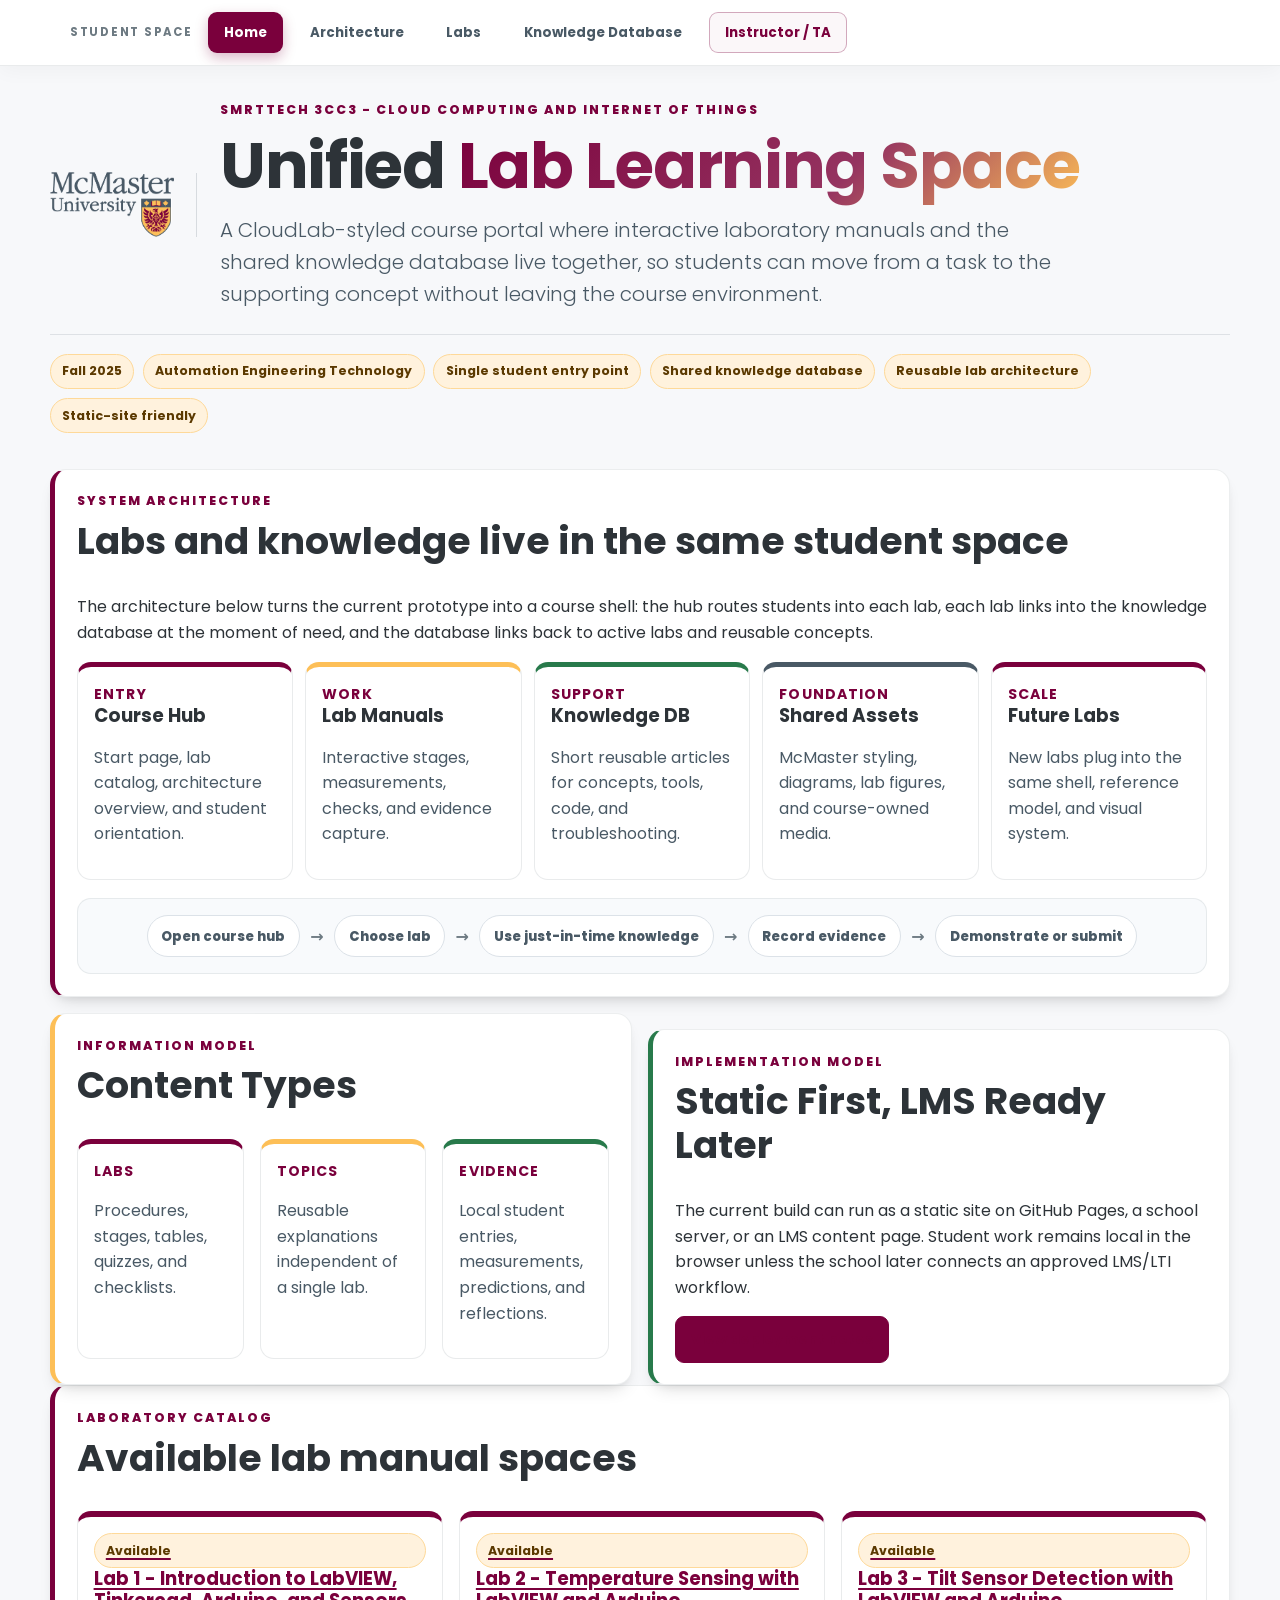
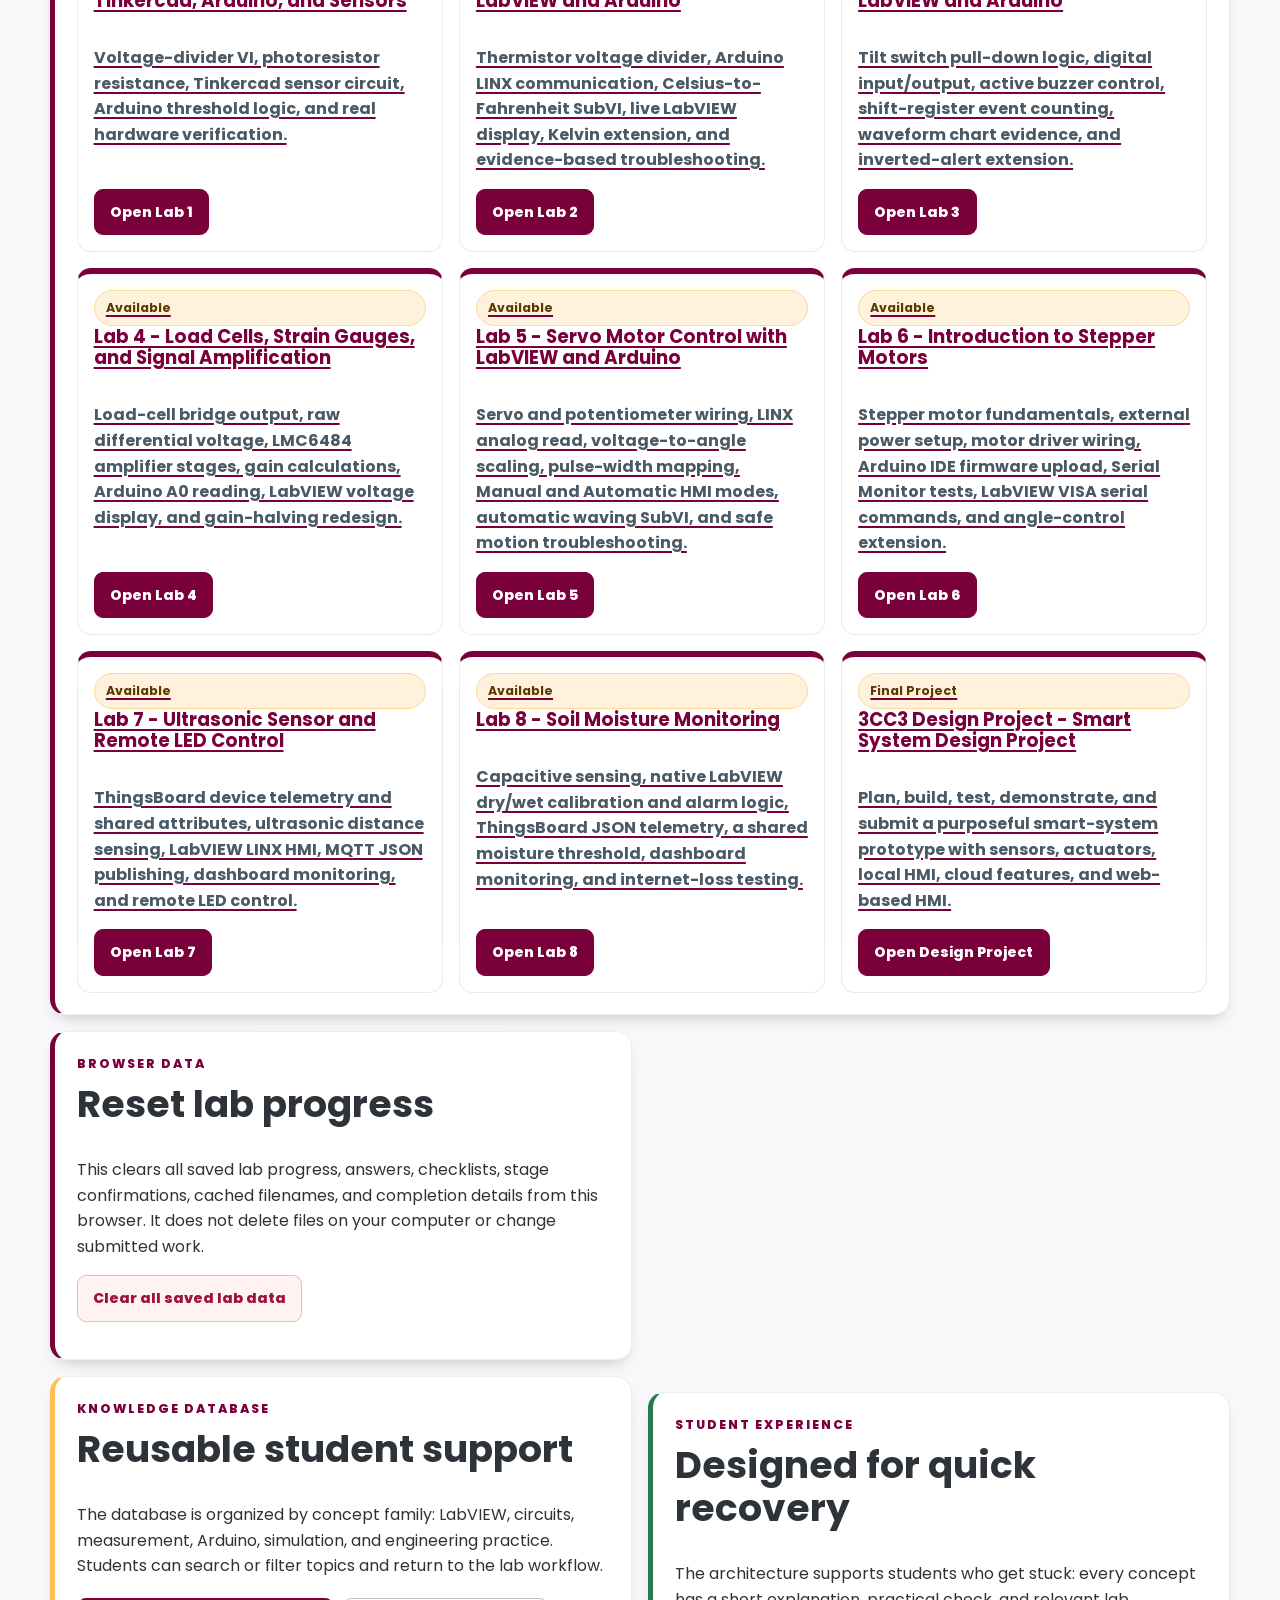
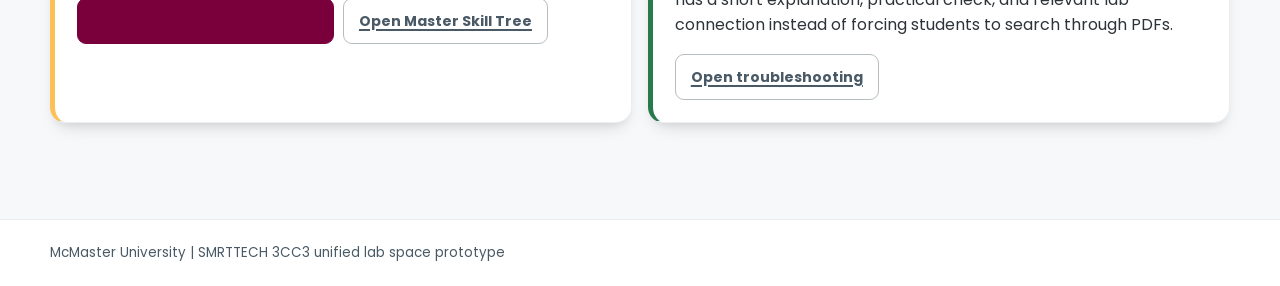
<file: index.html>
<!DOCTYPE html>
<html lang="en">
<head>
    <meta charset="UTF-8">
    <meta name="viewport" content="width=device-width, initial-scale=1.0">
    <meta name="description" content="SMRTTECH 3CC3 Cloud Computing and Internet of Things laboratory portal and knowledge database.">
    <title>SMRTTECH 3CC3 | Unified Lab Learning Space</title>
    <link href="https://fonts.googleapis.com/css2?family=Poppins:wght@300;400;500;600;700;800&family=Roboto+Mono:wght@400;500&display=swap" rel="stylesheet">
    <style>

        :root {
            --mac-maroon: #7A003C;
            --mac-gold: #FDBF57;
            --mac-grey: #495965;
            --mac-maroon-20: #E4CCDA;
            --mac-maroon-40: #CA99B1;
            --mac-maroon-80: #953360;
            --mac-gold-20: #FFF2DD;
            --mac-gold-60: #FED999;
            --mac-grey-20: #DBDEE0;
            --mac-grey-40: #B6BDC1;
            --mac-grey-80: #6D7A82;
            --lab-background: #F7F8FA;
            --lab-surface: #FFFFFF;
            --lab-text: #2D3338;
            --success: #287A4B;
            --warning: #9A5C00;
            --danger: #B42318;
            --content: 1180px;
        }

        * { box-sizing: border-box; }
        html { scroll-behavior: smooth; }
        body {
            margin: 0;
            font-family: 'Poppins', system-ui, -apple-system, BlinkMacSystemFont, 'Segoe UI', sans-serif;
            background: var(--lab-background);
            color: var(--lab-text);
            overflow-x: hidden;
            line-height: 1.6;
        }

        a { color: inherit; }
        button, input { font: inherit; }
        code, .font-mono { font-family: 'Roboto Mono', Consolas, monospace; }

        .gradient-text {
            background: linear-gradient(135deg, var(--mac-maroon) 0%, var(--mac-maroon-80) 62%, var(--mac-gold) 100%);
            -webkit-background-clip: text;
            -webkit-text-fill-color: transparent;
        }

        .gradient-bg {
            background: linear-gradient(135deg, var(--mac-maroon) 0%, var(--mac-maroon-80) 65%, var(--mac-gold) 100%);
        }

        .stage-bar {
            position: fixed;
            inset: 0 0 auto 0;
            z-index: 40;
            background: rgba(255, 255, 255, 0.96);
            backdrop-filter: blur(10px);
            border-bottom: 1px solid rgba(73, 89, 101, 0.12);
            box-shadow: 0 4px 20px rgba(0, 0, 0, 0.04);
        }

        .stage-bar-inner {
            max-width: var(--content);
            margin: 0 auto;
            padding: 0.75rem 1.25rem;
            display: flex;
            align-items: center;
            gap: 0.65rem;
            overflow-x: auto;
        }

        .stage-label {
            flex: 0 0 auto;
            font-size: 0.72rem;
            font-weight: 700;
            letter-spacing: 0.15em;
            text-transform: uppercase;
            color: var(--mac-grey-80);
            margin-right: 0.3rem;
        }

        .stage-btn {
            flex: 0 0 auto;
            display: inline-flex;
            align-items: center;
            min-height: 38px;
            padding: 0.55rem 0.95rem;
            border-radius: 9px;
            border: 1px solid transparent;
            font-size: 0.83rem;
            font-weight: 700;
            color: var(--mac-grey);
            background: transparent;
            text-decoration: none;
            transition: all 0.2s ease;
            white-space: nowrap;
        }

        .stage-btn:hover { background: var(--mac-grey-20); }
        .stage-btn.instructor-access {
            color: var(--mac-maroon);
            background: #fbf7f9;
            border-color: rgba(122, 0, 60, 0.32);
        }
        .stage-btn.instructor-access:hover,
        .stage-btn.instructor-access:focus-visible {
            color: #fff;
            background: var(--mac-maroon);
            border-color: var(--mac-maroon);
        }
        .stage-btn.active {
            color: white;
            background: var(--mac-maroon);
            box-shadow: 0 5px 13px rgba(122, 0, 60, 0.28);
        }

        .portal-shell {
            width: min(calc(100% - 2rem), var(--content));
            margin: 0 auto;
        }

        .page-header {
            padding: 6.25rem 0 2.2rem;
        }

        .brand-row {
            display: flex;
            flex-wrap: wrap;
            align-items: center;
            gap: 1.4rem;
            padding-bottom: 1.5rem;
            border-bottom: 1px solid rgba(73, 89, 101, 0.14);
        }

        .brand-row img {
            width: 124px;
            height: auto;
            object-fit: contain;
        }

        .brand-divider {
            width: 1px;
            height: 64px;
            background: rgba(73, 89, 101, 0.18);
        }

        .eyebrow {
            margin: 0 0 0.55rem;
            color: var(--mac-maroon);
            font-size: 0.78rem;
            font-weight: 800;
            letter-spacing: 0.16em;
            text-transform: uppercase;
        }

        h1, h2, h3 { line-height: 1.15; margin-top: 0; }
        h1 {
            margin-bottom: 0.7rem;
            font-size: clamp(2.25rem, 5vw, 4.5rem);
            letter-spacing: -0.02em;
        }
        h2 { font-size: clamp(1.6rem, 3vw, 2.35rem); }
        h3 { font-size: 1.15rem; }

        .lead {
            max-width: 840px;
            color: var(--mac-grey);
            font-size: clamp(1.05rem, 2vw, 1.25rem);
            font-weight: 300;
            margin: 0;
        }

        .chip-row {
            display: flex;
            flex-wrap: wrap;
            gap: 0.55rem;
            margin-top: 1.2rem;
        }

        .stage-summary-chip,
        .tag {
            display: inline-flex;
            align-items: center;
            gap: 0.4rem;
            padding: 0.42rem 0.7rem;
            border-radius: 999px;
            background: var(--mac-gold-20);
            color: #5B3900;
            border: 1px solid var(--mac-gold-60);
            font-size: 0.78rem;
            font-weight: 700;
        }

        .tag.subtle {
            background: #EEF1F4;
            color: var(--mac-grey);
            border-color: #DCE2E8;
        }

        main { padding-bottom: 4rem; }

        .card {
            background: var(--lab-surface);
            border-radius: 16px;
            border: 1px solid rgba(73, 89, 101, 0.10);
            box-shadow: 0 10px 18px -8px rgba(0, 0, 0, 0.16), 0 4px 8px -4px rgba(0, 0, 0, 0.08);
            padding: 1.35rem;
        }

        .card + .card { margin-top: 1rem; }
        .border-maroon { border-left: 5px solid var(--mac-maroon); }
        .border-gold { border-left: 5px solid var(--mac-gold); }
        .border-success { border-left: 5px solid var(--success); }

        .section-grid {
            display: grid;
            grid-template-columns: repeat(2, minmax(0, 1fr));
            gap: 1rem;
            margin-top: 1rem;
        }

        .three-grid {
            display: grid;
            grid-template-columns: repeat(3, minmax(0, 1fr));
            gap: 1rem;
        }

        .lab-grid {
            display: grid;
            grid-template-columns: repeat(3, minmax(0, 1fr));
            gap: 1rem;
        }

        .lab-card,
        .topic-card,
        .arch-node {
            background: white;
            border: 1px solid rgba(73, 89, 101, 0.12);
            border-radius: 14px;
            padding: 1rem;
        }

        .lab-card {
            min-height: 245px;
            display: flex;
            flex-direction: column;
            text-decoration: none;
            color: inherit;
            transition: border-color 0.2s ease, transform 0.2s ease;
        }

        .lab-card:hover {
            border-color: var(--mac-maroon);
            transform: translateY(-2px);
        }

        .lab-card.available { border-top: 6px solid var(--mac-maroon); }
        .lab-card.blank { border-top: 6px solid var(--mac-gold); }
        .lab-card p, .topic-card p, .arch-node p { color: var(--mac-grey); }
        .lab-card .portal-button { margin-top: auto; align-self: flex-start; }

        .blank-lab-panel {
            min-height: 360px;
            display: grid;
            align-content: center;
            gap: 1rem;
        }

        .status-strip {
            display: flex;
            flex-wrap: wrap;
            gap: 0.65rem;
            padding: 0.9rem;
            border-radius: 12px;
            background: #F8FAFC;
            border: 1px solid rgba(73, 89, 101, 0.10);
        }

        .portal-button {
            display: inline-flex;
            align-items: center;
            justify-content: center;
            gap: 0.45rem;
            min-height: 42px;
            padding: 0.68rem 0.95rem;
            border-radius: 9px;
            border: 1px solid var(--mac-maroon);
            background: var(--mac-maroon);
            color: white;
            font-size: 0.88rem;
            font-weight: 800;
            text-decoration: none;
        }

        .portal-button.secondary {
            background: white;
            color: var(--mac-grey);
            border-color: var(--mac-grey-40);
        }

        .portal-button.secondary:hover { background: var(--mac-grey-20); }
        .portal-button.danger { background: #FFF3F2; color: #9F1239; border-color: #F3B4BF; }
        .portal-button.danger:hover { background: #FFE4E8; border-color: #9F1239; }
        .portal-button:hover { background: var(--mac-maroon-80); color: white; }

        .architecture-map {
            display: grid;
            grid-template-columns: repeat(5, minmax(145px, 1fr));
            gap: 0.75rem;
            margin-top: 1rem;
            overflow-x: auto;
            padding-bottom: 0.15rem;
        }

        .arch-node {
            min-width: 145px;
            position: relative;
            border-top: 5px solid var(--mac-maroon);
        }

        .arch-node.gold { border-top-color: var(--mac-gold); }
        .arch-node.grey { border-top-color: var(--mac-grey); }
        .arch-node.success { border-top-color: var(--success); }
        .arch-node strong {
            display: block;
            color: var(--mac-maroon);
            font-size: 0.88rem;
            text-transform: uppercase;
            letter-spacing: 0.08em;
        }

        .flow-band {
            display: flex;
            flex-wrap: wrap;
            align-items: center;
            justify-content: center;
            gap: 0.65rem;
            margin-top: 1rem;
            padding: 1rem;
            border-radius: 14px;
            background: #F8FAFC;
            border: 1px solid rgba(73, 89, 101, 0.10);
        }

        .flow-pill {
            display: inline-flex;
            align-items: center;
            min-height: 42px;
            border-radius: 999px;
            padding: 0.55rem 0.85rem;
            background: white;
            border: 1px solid #DCE2E8;
            color: var(--mac-grey);
            font-weight: 800;
            font-size: 0.82rem;
        }

        .flow-arrow { color: var(--mac-grey-80); font-weight: 900; }

        .sidebar {
            position: fixed;
            top: 0;
            height: 100vh;
            width: min(500px, calc(100vw - 48px));
            background: white;
            box-shadow: 0 0 50px rgba(0, 0, 0, 0.22);
            z-index: 60;
            transition: transform 0.38s cubic-bezier(0.25, 1, 0.5, 1);
            display: flex;
            flex-direction: column;
        }

        #architectureSidebar { left: 0; transform: translateX(-100%); }
        #knowledgeSidebar { right: 0; transform: translateX(100%); }
        #architectureSidebar.active, #knowledgeSidebar.active { transform: translateX(0); }

        .sidebar-handle {
            position: absolute;
            top: 50%;
            width: 34px;
            height: 62px;
            background: var(--mac-maroon);
            color: white;
            cursor: pointer;
            display: flex;
            align-items: center;
            justify-content: center;
            z-index: 65;
            border: 0;
            font-size: 1.4rem;
            font-weight: 800;
        }

        #handle-architecture {
            right: -34px;
            border-radius: 0 9px 9px 0;
        }

        #handle-knowledge {
            left: -34px;
            border-radius: 9px 0 0 9px;
        }

        .sidebar-header {
            padding: 1.4rem;
            color: white;
            background: var(--mac-maroon);
        }

        .sidebar-scroll {
            padding: 1rem;
            overflow-y: auto;
            display: grid;
            gap: 1rem;
        }

        .link-list {
            display: grid;
            gap: 0.5rem;
            margin: 0;
            padding: 0;
            list-style: none;
        }

        .link-list a {
            display: block;
            text-decoration: none;
            border-radius: 10px;
            padding: 0.65rem 0.75rem;
            border: 1px solid #DDE3E8;
            background: white;
            color: var(--lab-text);
            font-weight: 700;
        }

        .link-list a:hover { border-color: var(--mac-maroon); background: var(--mac-maroon-20); }

        .search-panel {
            display: grid;
            gap: 0.85rem;
            margin-bottom: 1rem;
        }

        .search-panel input {
            width: 100%;
            min-height: 46px;
            border-radius: 10px;
            border: 1px solid #CBD5E1;
            padding: 0.7rem 0.85rem;
        }

        .filter-row {
            display: flex;
            flex-wrap: wrap;
            gap: 0.5rem;
        }

        .filter-button {
            border: 1px solid #DCE2E8;
            background: white;
            border-radius: 999px;
            padding: 0.48rem 0.75rem;
            color: var(--mac-grey);
            font-weight: 800;
            cursor: pointer;
        }

        .filter-button.active {
            background: var(--mac-maroon);
            color: white;
            border-color: var(--mac-maroon);
        }

        .topic-grid {
            display: grid;
            grid-template-columns: repeat(2, minmax(0, 1fr));
            gap: 1rem;
        }

        .topic-card {
            border-left: 5px solid var(--mac-maroon);
            scroll-margin-top: 86px;
        }

        .topic-card[data-category="Circuits"] { border-left-color: var(--mac-gold); }
        .topic-card[data-category="Arduino"] { border-left-color: var(--success); }
        .topic-card[data-category="Measurement"] { border-left-color: var(--warning); }
        .topic-card[data-category="Practice"] { border-left-color: var(--mac-grey); }
        .topic-card h3 { margin-bottom: 0.4rem; }

        .topic-meta {
            display: flex;
            flex-wrap: wrap;
            gap: 0.4rem;
            margin-bottom: 0.75rem;
        }

        .topic-card[hidden] { display: none; }

        .empty-state {
            display: none;
            padding: 1.2rem;
            border-radius: 14px;
            background: var(--mac-gold-20);
            border: 1px solid var(--mac-gold-60);
            color: #5B3900;
        }

        .empty-state.show { display: block; }

        .footer {
            border-top: 1px solid rgba(73, 89, 101, 0.12);
            background: white;
            color: var(--mac-grey);
            font-size: 0.84rem;
            padding: 1.4rem 0;
            margin-top: 2rem;
        }

        @media (max-width: 980px) {
            .section-grid, .three-grid, .lab-grid, .topic-grid { grid-template-columns: 1fr; }
            .architecture-map { grid-template-columns: repeat(5, minmax(180px, 1fr)); }
            .brand-divider { display: none; }
        }

        @media (max-width: 640px) {
            .page-header { padding-top: 7.25rem; }
            .brand-row img { width: 96px; }
            .card { padding: 1rem; }
            .stage-bar-inner { padding-inline: 0.9rem; }
            .stage-label { display: none; }
        }

    </style>
    <link rel="stylesheet" href="assets/css/site.css">
    <link rel="icon" type="image/png" href="assets/McMaster-logo.png">
</head>

<body>
    <nav class="stage-bar" aria-label="Course navigation" data-home-nav>
        <div class="stage-bar-inner">
            <span class="stage-label">Student Space</span>
            <a class="stage-btn active" href="#home" data-home-section="home">Home</a>
            <a class="stage-btn" href="#architecture" data-home-section="architecture">Architecture</a>
            <a class="stage-btn" href="#labs" data-home-section="labs">Labs</a>
            <a class="stage-btn" href="#knowledge" data-home-section="knowledge">Knowledge Database</a>
            <a class="stage-btn instructor-access" href="instructor-ta-notes.html">Instructor / TA</a>
        </div>
    </nav>

    <header id="home" class="portal-shell page-header">
        <div class="brand-row">
            <img src="assets/McMaster-logo.png" alt="McMaster University logo">
            <div class="brand-divider" aria-hidden="true"></div>
            <div>
                <p class="eyebrow">SMRTTECH 3CC3 - Cloud Computing and Internet of Things</p>
                <h1>Unified <span class="gradient-text">Lab Learning Space</span></h1>
                <p class="lead">A CloudLab-styled course portal where interactive laboratory manuals and the shared knowledge database live together, so students can move from a task to the supporting concept without leaving the course environment.</p>
            </div>
        </div>
        <div class="chip-row">
            <span class="stage-summary-chip">Fall 2025</span>
            <span class="stage-summary-chip">Automation Engineering Technology</span>
            <span class="stage-summary-chip">Single student entry point</span>
            <span class="stage-summary-chip">Shared knowledge database</span>
            <span class="stage-summary-chip">Reusable lab architecture</span>
            <span class="stage-summary-chip">Static-site friendly</span>
        </div>
    </header>

    <main class="portal-shell">
        <section id="architecture" class="card border-maroon">
            <p class="eyebrow">System Architecture</p>
            <h2>Labs and knowledge live in the same student space</h2>
            <p>The architecture below turns the current prototype into a course shell: the hub routes students into each lab, each lab links into the knowledge database at the moment of need, and the database links back to active labs and reusable concepts.</p>

            <div class="architecture-map" aria-label="Student learning-space architecture">
                <div class="arch-node">
                    <strong>Entry</strong>
                    <h3>Course Hub</h3>
                    <p>Start page, lab catalog, architecture overview, and student orientation.</p>
                </div>
                <div class="arch-node gold">
                    <strong>Work</strong>
                    <h3>Lab Manuals</h3>
                    <p>Interactive stages, measurements, checks, and evidence capture.</p>
                </div>
                <div class="arch-node success">
                    <strong>Support</strong>
                    <h3>Knowledge DB</h3>
                    <p>Short reusable articles for concepts, tools, code, and troubleshooting.</p>
                </div>
                <div class="arch-node grey">
                    <strong>Foundation</strong>
                    <h3>Shared Assets</h3>
                    <p>McMaster styling, diagrams, lab figures, and course-owned media.</p>
                </div>
                <div class="arch-node">
                    <strong>Scale</strong>
                    <h3>Future Labs</h3>
                    <p>New labs plug into the same shell, reference model, and visual system.</p>
                </div>
            </div>

            <div class="flow-band" aria-label="Student path">
                <span class="flow-pill">Open course hub</span>
                <span class="flow-arrow">&rarr;</span>
                <span class="flow-pill">Choose lab</span>
                <span class="flow-arrow">&rarr;</span>
                <span class="flow-pill">Use just-in-time knowledge</span>
                <span class="flow-arrow">&rarr;</span>
                <span class="flow-pill">Record evidence</span>
                <span class="flow-arrow">&rarr;</span>
                <span class="flow-pill">Demonstrate or submit</span>
            </div>
        </section>

        <section class="section-grid" aria-label="Architecture details">
            <article class="card border-gold">
                <p class="eyebrow">Information Model</p>
                <h2>Content Types</h2>
                <div class="three-grid">
                    <div class="arch-node"><strong>Labs</strong><p>Procedures, stages, tables, quizzes, and checklists.</p></div>
                    <div class="arch-node gold"><strong>Topics</strong><p>Reusable explanations independent of a single lab.</p></div>
                    <div class="arch-node success"><strong>Evidence</strong><p>Local student entries, measurements, predictions, and reflections.</p></div>
                </div>
            </article>
            <article class="card border-success">
                <p class="eyebrow">Implementation Model</p>
                <h2>Static First, LMS Ready Later</h2>
                <p>The current build can run as a static site on GitHub Pages, a school server, or an LMS content page. Student work remains local in the browser unless the school later connects an approved LMS/LTI workflow.</p>
                <a class="portal-button" href="knowledge/index.html#deployment">View deployment notes</a>
            </article>
        </section>

        <section id="labs" class="card border-maroon">
            <p class="eyebrow">Laboratory Catalog</p>
            <h2>Available lab manual spaces</h2>
            <div class="lab-grid">

                <a class="lab-card available" href="labs/lab-01/index.html">
                    <span class="tag">Available</span>
                    <h3>Lab 1 - Introduction to LabVIEW, Tinkercad, Arduino, and Sensors</h3>
                    <p>Voltage-divider VI, photoresistor resistance, Tinkercad sensor circuit, Arduino threshold logic, and real hardware verification.</p>
                    <span class="portal-button">Open Lab 1</span>
                </a>

                <a class="lab-card available" href="labs/lab-02/index.html">
                    <span class="tag">Available</span>
                    <h3>Lab 2 - Temperature Sensing with LabVIEW and Arduino</h3>
                    <p>Thermistor voltage divider, Arduino LINX communication, Celsius-to-Fahrenheit SubVI, live LabVIEW display, Kelvin extension, and evidence-based troubleshooting.</p>
                    <span class="portal-button">Open Lab 2</span>
                </a>

                <a class="lab-card available" href="labs/lab-03/index.html">
                    <span class="tag">Available</span>
                    <h3>Lab 3 - Tilt Sensor Detection with LabVIEW and Arduino</h3>
                    <p>Tilt switch pull-down logic, digital input/output, active buzzer control, shift-register event counting, waveform chart evidence, and inverted-alert extension.</p>
                    <span class="portal-button">Open Lab 3</span>
                </a>

                <a class="lab-card available" href="labs/lab-04/index.html">
                    <span class="tag">Available</span>
                    <h3>Lab 4 - Load Cells, Strain Gauges, and Signal Amplification</h3>
                    <p>Load-cell bridge output, raw differential voltage, LMC6484 amplifier stages, gain calculations, Arduino A0 reading, LabVIEW voltage display, and gain-halving redesign.</p>
                    <span class="portal-button">Open Lab 4</span>
                </a>

                <a class="lab-card available" href="labs/lab-05/index.html">
                    <span class="tag">Available</span>
                    <h3>Lab 5 - Servo Motor Control with LabVIEW and Arduino</h3>
                    <p>Servo and potentiometer wiring, LINX analog read, voltage-to-angle scaling, pulse-width mapping, Manual and Automatic HMI modes, automatic waving SubVI, and safe motion troubleshooting.</p>
                    <span class="portal-button">Open Lab 5</span>
                </a>

                <a class="lab-card available" href="labs/lab-06/index.html">
                    <span class="tag">Available</span>
                    <h3>Lab 6 - Introduction to Stepper Motors</h3>
                    <p>Stepper motor fundamentals, external power setup, motor driver wiring, Arduino IDE firmware upload, Serial Monitor tests, LabVIEW VISA serial commands, and angle-control extension.</p>
                    <span class="portal-button">Open Lab 6</span>
                </a>

                <a class="lab-card available" href="labs/lab-07/index.html">
                    <span class="tag">Available</span>
                    <h3>Lab 7 - Ultrasonic Sensor and Remote LED Control</h3>
                    <p>ThingsBoard device telemetry and shared attributes, ultrasonic distance sensing, LabVIEW LINX HMI, MQTT JSON publishing, dashboard monitoring, and remote LED control.</p>
                    <span class="portal-button">Open Lab 7</span>
                </a>

                <a class="lab-card available" href="labs/lab-08/index.html">
                    <span class="tag">Available</span>
                    <h3>Lab 8 - Soil Moisture Monitoring</h3>
                    <p>Capacitive sensing, native LabVIEW dry/wet calibration and alarm logic, ThingsBoard JSON telemetry, a shared moisture threshold, dashboard monitoring, and internet-loss testing.</p>
                    <span class="portal-button">Open Lab 8</span>
                </a>

                <a class="lab-card available" href="project/index.html">
                    <span class="tag">Final Project</span>
                    <h3>3CC3 Design Project - Smart System Design Project</h3>
                    <p>Plan, build, test, demonstrate, and submit a purposeful smart-system prototype with sensors, actuators, local HMI, cloud features, and web-based HMI.</p>
                    <span class="portal-button">Open Design Project</span>
                </a>
            </div>
        </section>

        <section class="section-grid" aria-labelledby="reset-lab-data-heading">
            <article class="card border-maroon">
                <p class="eyebrow">Browser data</p>
                <h2 id="reset-lab-data-heading">Reset lab progress</h2>
                <p>This clears all saved lab progress, answers, checklists, stage confirmations, cached filenames, and completion details from this browser. It does not delete files on your computer or change submitted work.</p>
                <button class="portal-button danger" type="button" data-clear-all-lab-data>Clear all saved lab data</button>
                <p class="text-sm mt-3" data-clear-all-lab-data-status role="status" aria-live="polite"></p>
            </article>
        </section>

        <section id="knowledge" class="section-grid">
            <article class="card border-gold">
                <p class="eyebrow">Knowledge Database</p>
                <h2>Reusable student support</h2>
                <p>The database is organized by concept family: LabVIEW, circuits, measurement, Arduino, simulation, and engineering practice. Students can search or filter topics and return to the lab workflow.</p>
                <div class="chip-row">
                    <a class="portal-button" href="knowledge/index.html">Browse Knowledge Database</a>
                    <a class="portal-button secondary" href="knowledge/skill-tree.html">Open Master Skill Tree</a>
                </div>
            </article>
            <article class="card border-success">
                <p class="eyebrow">Student Experience</p>
                <h2>Designed for quick recovery</h2>
                <p>The architecture supports students who get stuck: every concept has a short explanation, practical check, and relevant lab connection instead of forcing students to search through PDFs.</p>
                <a class="portal-button secondary" href="knowledge/index.html#troubleshooting">Open troubleshooting</a>
            </article>
        </section>
    </main>

    <footer class="footer">
        <div class="portal-shell">McMaster University | SMRTTECH 3CC3 unified lab space prototype</div>
    </footer>

    <script>

        function toggleSidebar(id) {
            const selected = document.getElementById(id);
            const wasOpen = selected.classList.contains('active');
            document.querySelectorAll('.sidebar').forEach(sidebar => sidebar.classList.remove('active'));
            if (!wasOpen) selected.classList.add('active');
        }

        function setupKnowledgeFilters() {
            const search = document.querySelector('[data-knowledge-search]');
            const filters = [...document.querySelectorAll('[data-filter]')];
            const cards = [...document.querySelectorAll('[data-topic-card]')];
            const empty = document.querySelector('[data-empty-state]');
            if (!cards.length) return;

            let active = 'All';
            function applyFilters() {
                const query = (search?.value || '').trim().toLowerCase();
                let shown = 0;

                cards.forEach(card => {
                    const haystack = `${card.textContent} ${card.dataset.keywords || ''}`.toLowerCase();
                    const categoryMatch = active === 'All' || card.dataset.category === active;
                    const queryMatch = !query || haystack.includes(query);
                    const visible = categoryMatch && queryMatch;
                    card.hidden = !visible;
                    if (visible) shown += 1;
                });

                if (empty) empty.classList.toggle('show', shown === 0);
            }

            search?.addEventListener('input', applyFilters);
            filters.forEach(button => {
                button.addEventListener('click', () => {
                    active = button.dataset.filter;
                    filters.forEach(item => item.classList.toggle('active', item === button));
                    applyFilters();
                });
            });
        }

        function setupHomeScrollSpy() {
            const nav = document.querySelector('[data-home-nav]');
            if (!nav) return;

            const links = [...nav.querySelectorAll('[data-home-section]')];
            const sections = links
                .map(link => ({
                    link,
                    id: link.dataset.homeSection,
                    target: document.getElementById(link.dataset.homeSection)
                }))
                .filter(item => item.target);

            function setActive(id) {
                links.forEach(link => {
                    link.classList.toggle('active', link.dataset.homeSection === id);
                });
            }

            const observer = new IntersectionObserver(entries => {
                const visible = entries
                    .filter(entry => entry.isIntersecting)
                    .sort((a, b) => b.intersectionRatio - a.intersectionRatio)[0];
                if (visible) setActive(visible.target.id);
            }, {
                rootMargin: '-45% 0px -45% 0px',
                threshold: [0.01, 0.2, 0.5, 0.8]
            });

            sections.forEach(item => observer.observe(item.target));
            setActive('home');
        }

        function setupMasterLabReset() {
            const button = document.querySelector('[data-clear-all-lab-data]');
            const status = document.querySelector('[data-clear-all-lab-data-status]');
            if (!button) return;

            button.addEventListener('click', () => {
                if (!window.confirm('Clear all saved lab progress and cached lab data from this browser? This cannot be undone.')) return;

                const clearStore = store => {
                    for (let index = store.length - 1; index >= 0; index -= 1) {
                        const key = store.key(index);
                        if (key !== null) store.removeItem(key);
                    }
                };

                clearStore(window.localStorage);
                clearStore(window.sessionStorage);
                if (status) status.textContent = 'All saved lab data has been cleared. The lab manuals will start from stage 1 when opened again.';
                button.disabled = true;
                button.textContent = 'Lab data cleared';
            });
        }

        document.addEventListener('DOMContentLoaded', () => {
            setupKnowledgeFilters();
            setupHomeScrollSpy();
            setupMasterLabReset();
        });

    </script>
</body>

</html>
</file>
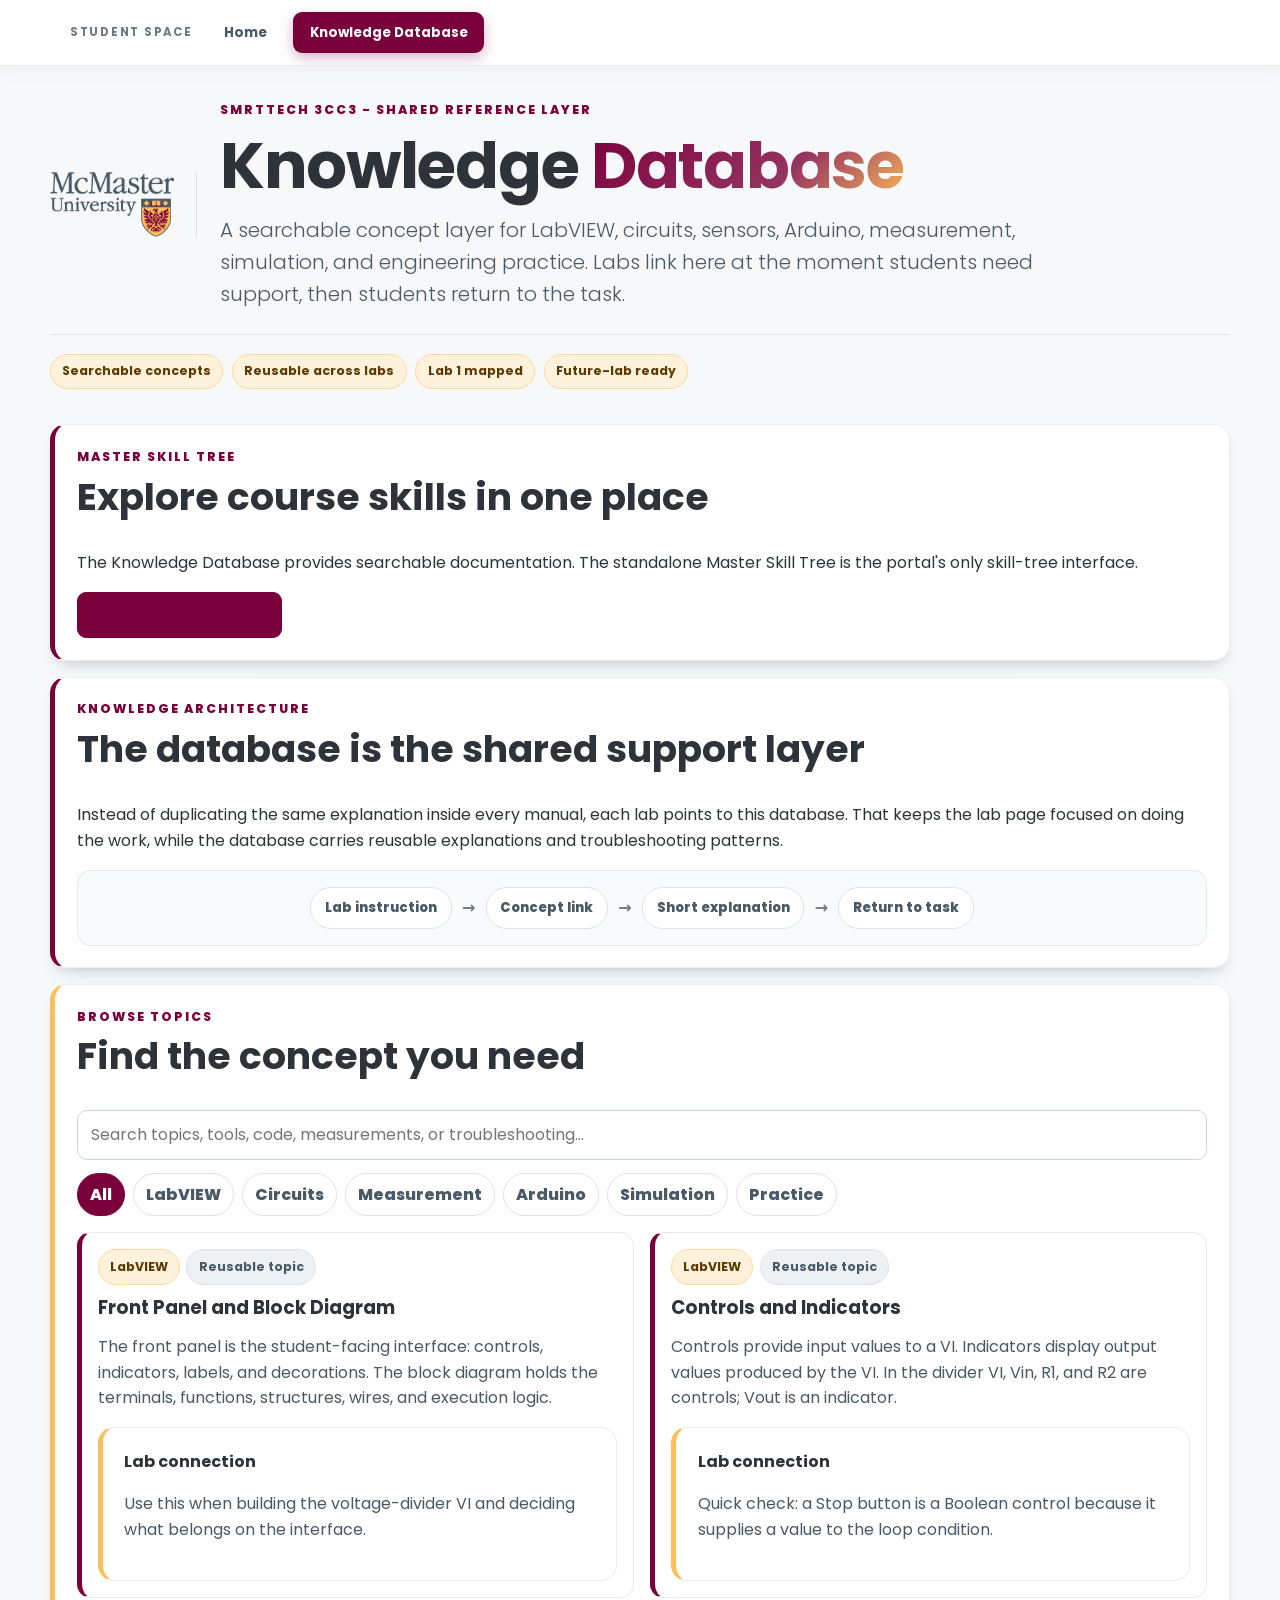
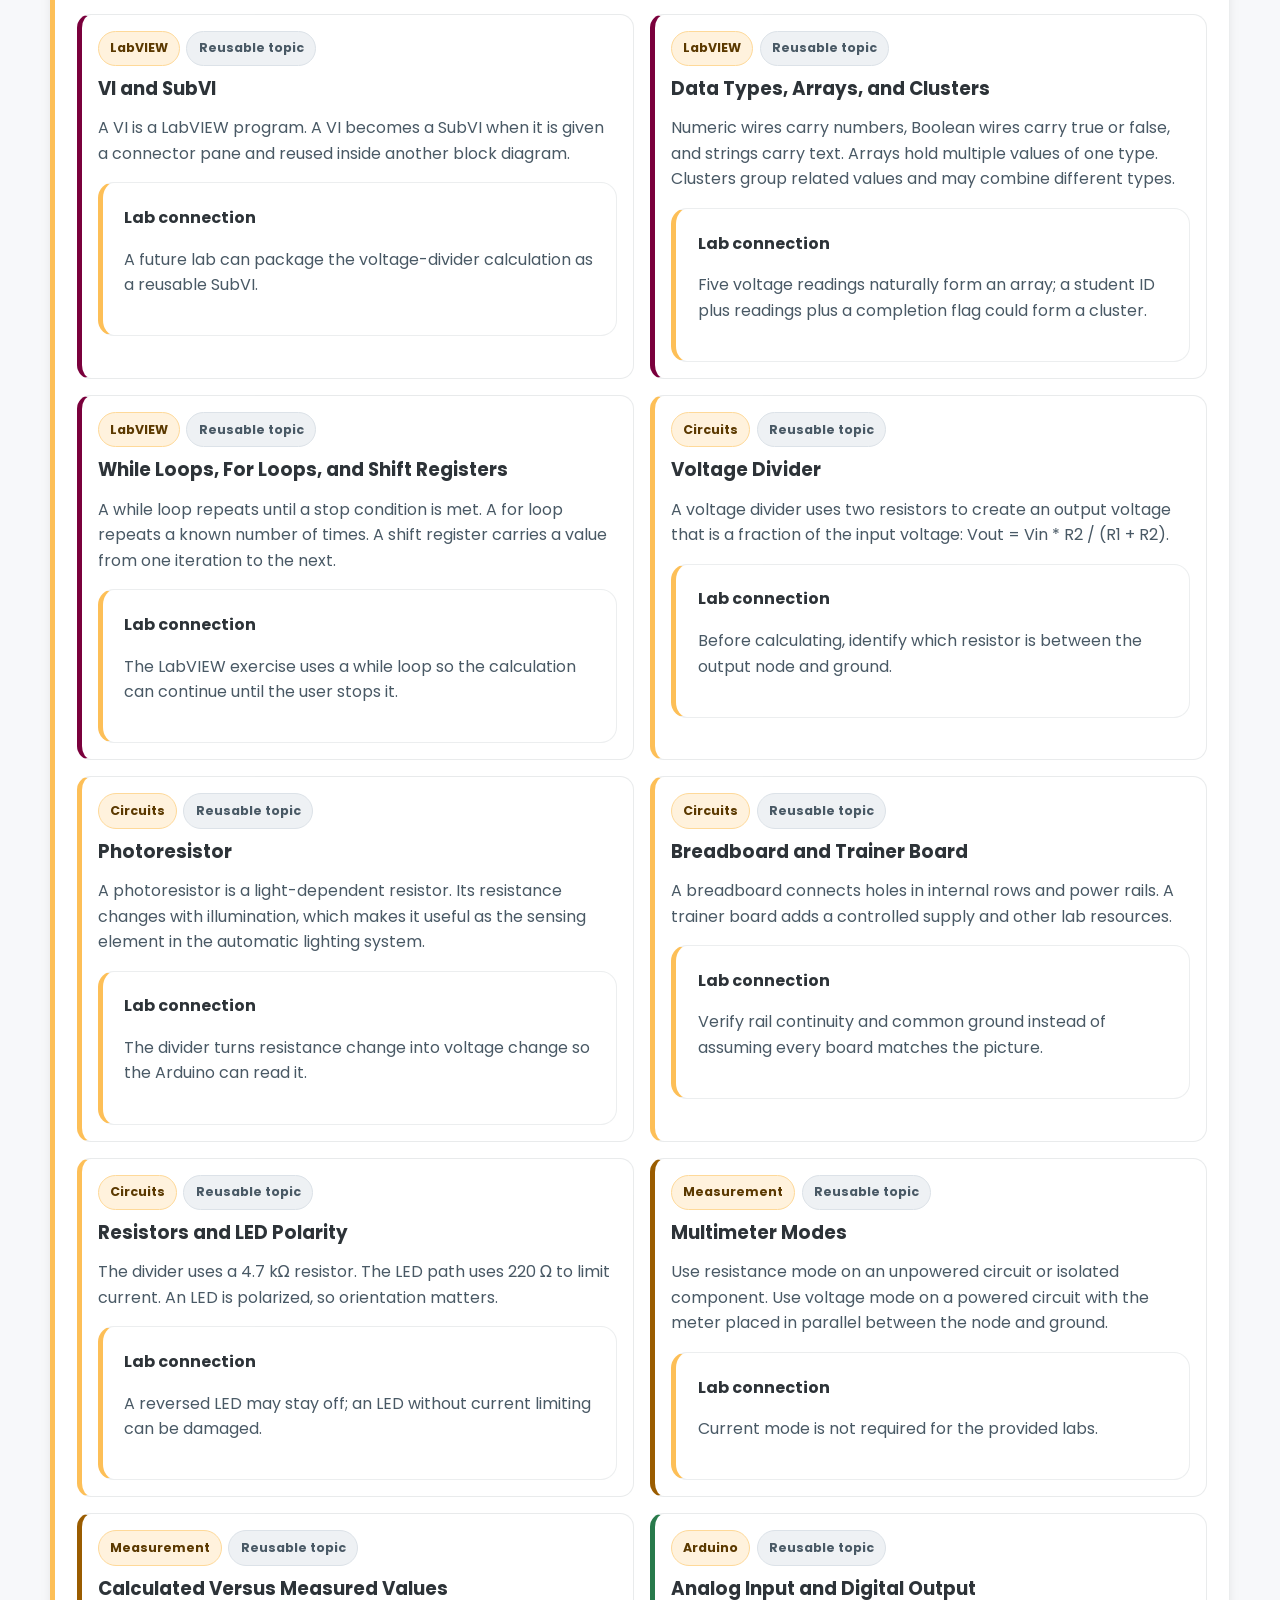
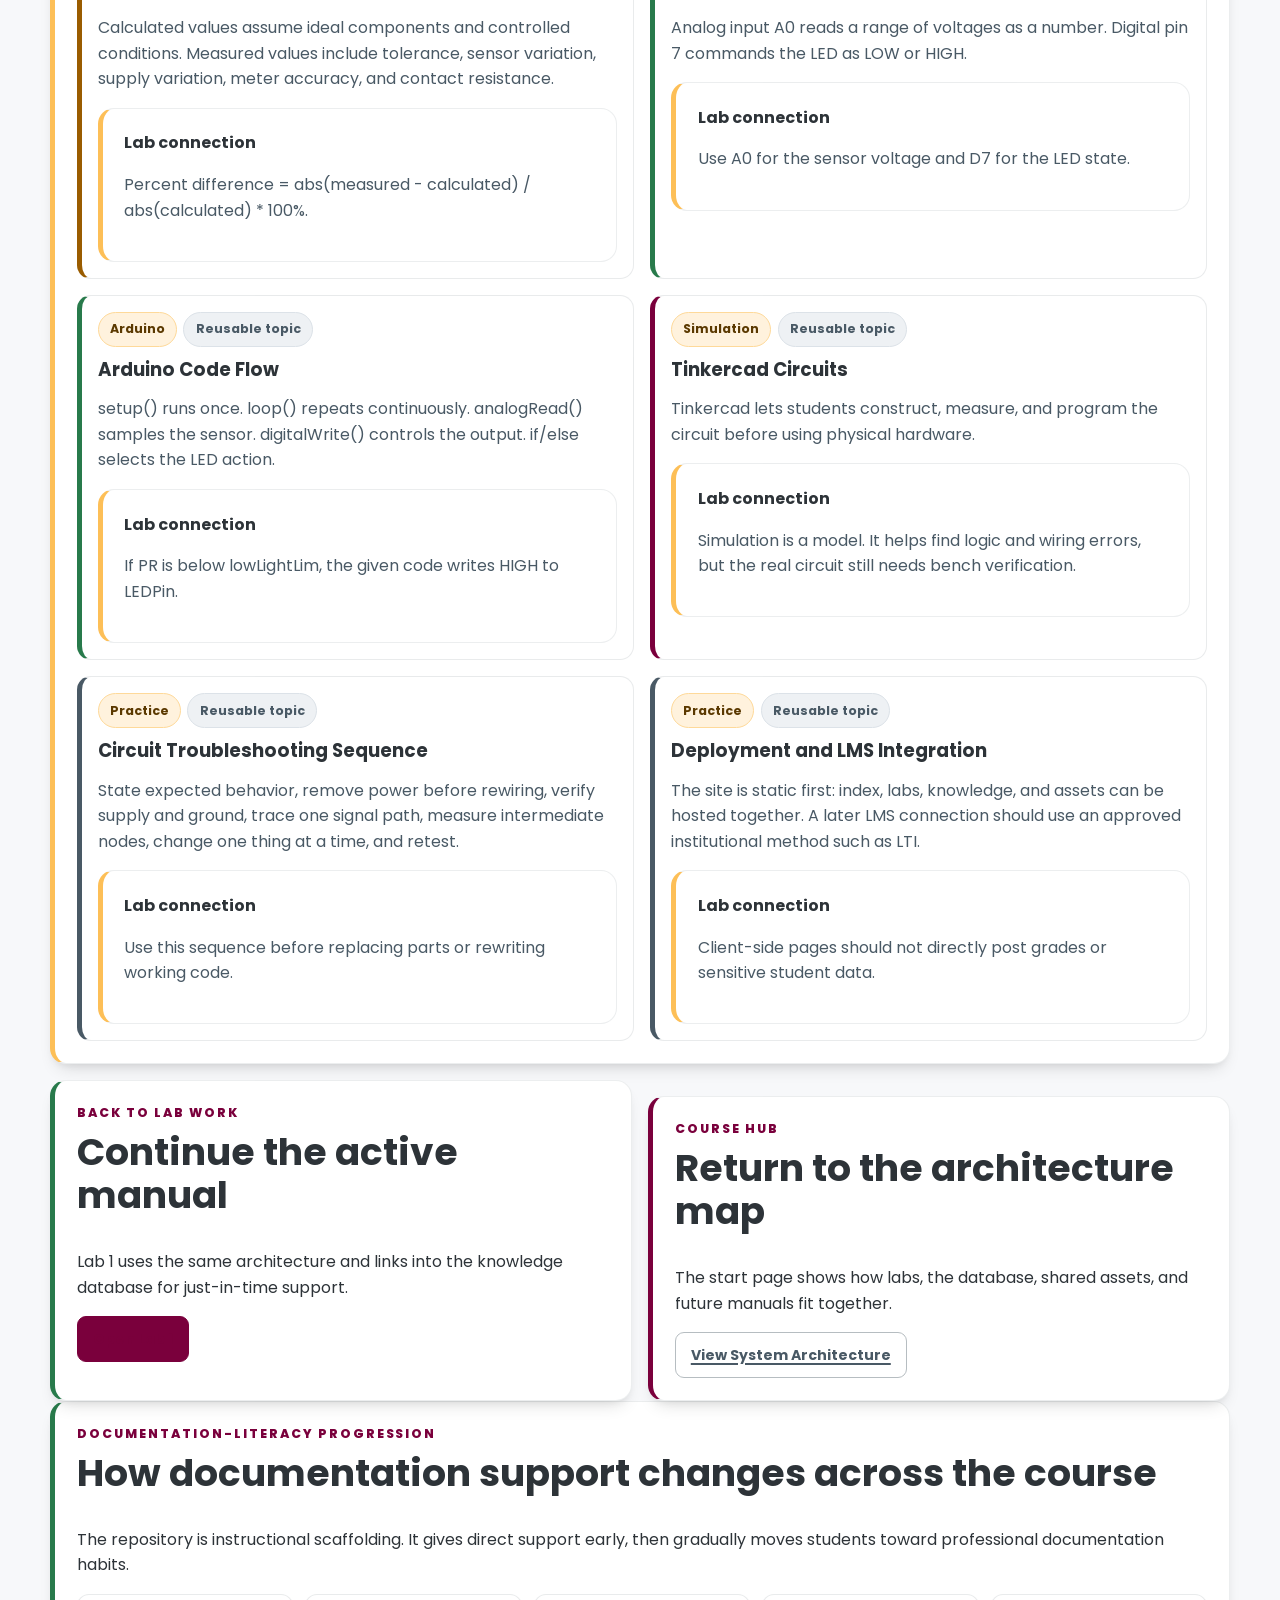
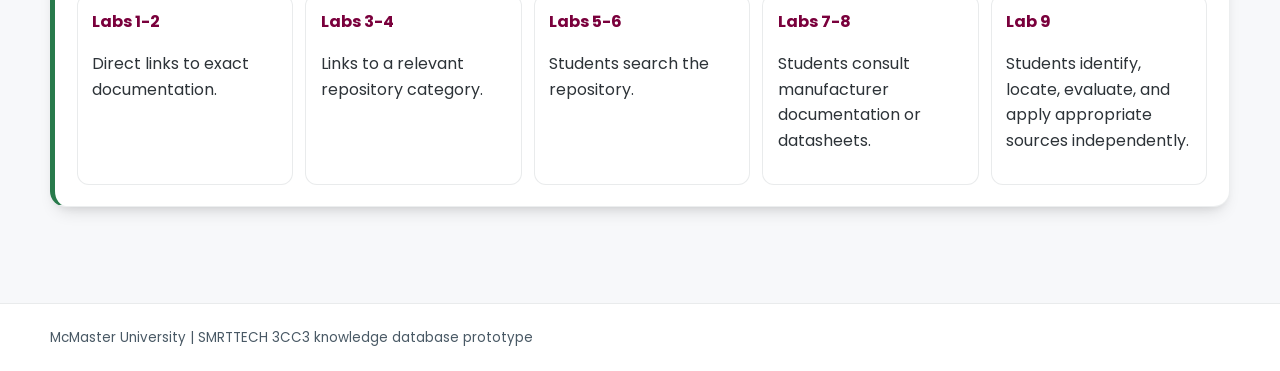
<file: knowledge/index.html>
<!DOCTYPE html>
<html lang="en">
<head>
    <meta charset="UTF-8">
    <meta name="viewport" content="width=device-width, initial-scale=1.0">
    <meta name="description" content="Searchable CloudLab-styled knowledge database for SMRTTECH 3CC3 lab manuals.">
    <title>Knowledge Database | SMRTTECH 3CC3</title>
    <script>
        if (window.location.hash === '#skill-map') {
            window.location.replace(`skill-tree.html${window.location.search}`);
        }
    </script>
    <link href="https://fonts.googleapis.com/css2?family=Poppins:wght@300;400;500;600;700;800&family=Roboto+Mono:wght@400;500&display=swap" rel="stylesheet">
    <style>

        :root {
            --mac-maroon: #7A003C;
            --mac-gold: #FDBF57;
            --mac-grey: #495965;
            --mac-maroon-20: #E4CCDA;
            --mac-maroon-40: #CA99B1;
            --mac-maroon-80: #953360;
            --mac-gold-20: #FFF2DD;
            --mac-gold-60: #FED999;
            --mac-grey-20: #DBDEE0;
            --mac-grey-40: #B6BDC1;
            --mac-grey-80: #6D7A82;
            --lab-background: #F7F8FA;
            --lab-surface: #FFFFFF;
            --lab-text: #2D3338;
            --success: #287A4B;
            --warning: #9A5C00;
            --danger: #B42318;
            --content: 1180px;
        }

        * { box-sizing: border-box; }
        html { scroll-behavior: smooth; }
        body {
            margin: 0;
            font-family: 'Poppins', system-ui, -apple-system, BlinkMacSystemFont, 'Segoe UI', sans-serif;
            background: var(--lab-background);
            color: var(--lab-text);
            overflow-x: hidden;
            line-height: 1.6;
        }

        a { color: inherit; }
        button, input { font: inherit; }
        code, .font-mono { font-family: 'Roboto Mono', Consolas, monospace; }

        .gradient-text {
            background: linear-gradient(135deg, var(--mac-maroon) 0%, var(--mac-maroon-80) 62%, var(--mac-gold) 100%);
            -webkit-background-clip: text;
            -webkit-text-fill-color: transparent;
        }

        .gradient-bg {
            background: linear-gradient(135deg, var(--mac-maroon) 0%, var(--mac-maroon-80) 65%, var(--mac-gold) 100%);
        }

        .stage-bar {
            position: fixed;
            inset: 0 0 auto 0;
            z-index: 40;
            background: rgba(255, 255, 255, 0.96);
            backdrop-filter: blur(10px);
            border-bottom: 1px solid rgba(73, 89, 101, 0.12);
            box-shadow: 0 4px 20px rgba(0, 0, 0, 0.04);
        }

        .stage-bar-inner {
            max-width: var(--content);
            margin: 0 auto;
            padding: 0.75rem 1.25rem;
            display: flex;
            align-items: center;
            gap: 0.65rem;
            overflow-x: auto;
        }

        .stage-label {
            flex: 0 0 auto;
            font-size: 0.72rem;
            font-weight: 700;
            letter-spacing: 0.15em;
            text-transform: uppercase;
            color: var(--mac-grey-80);
            margin-right: 0.3rem;
        }

        .stage-btn {
            flex: 0 0 auto;
            display: inline-flex;
            align-items: center;
            min-height: 38px;
            padding: 0.55rem 0.95rem;
            border-radius: 9px;
            border: 1px solid transparent;
            font-size: 0.83rem;
            font-weight: 700;
            color: var(--mac-grey);
            background: transparent;
            text-decoration: none;
            transition: all 0.2s ease;
            white-space: nowrap;
        }

        .stage-btn:hover { background: var(--mac-grey-20); }
        .stage-btn.active {
            color: white;
            background: var(--mac-maroon);
            box-shadow: 0 5px 13px rgba(122, 0, 60, 0.28);
        }

        .portal-shell {
            width: min(calc(100% - 2rem), var(--content));
            margin: 0 auto;
        }

        .page-header {
            padding: 6.25rem 0 2.2rem;
        }

        .brand-row {
            display: flex;
            flex-wrap: wrap;
            align-items: center;
            gap: 1.4rem;
            padding-bottom: 1.5rem;
            border-bottom: 1px solid rgba(73, 89, 101, 0.14);
        }

        .brand-row img {
            width: 124px;
            height: auto;
            object-fit: contain;
        }

        .brand-divider {
            width: 1px;
            height: 64px;
            background: rgba(73, 89, 101, 0.18);
        }

        .eyebrow {
            margin: 0 0 0.55rem;
            color: var(--mac-maroon);
            font-size: 0.78rem;
            font-weight: 800;
            letter-spacing: 0.16em;
            text-transform: uppercase;
        }

        h1, h2, h3 { line-height: 1.15; margin-top: 0; }
        h1 {
            margin-bottom: 0.7rem;
            font-size: clamp(2.25rem, 5vw, 4.5rem);
            letter-spacing: -0.02em;
        }
        h2 { font-size: clamp(1.6rem, 3vw, 2.35rem); }
        h3 { font-size: 1.15rem; }

        .lead {
            max-width: 840px;
            color: var(--mac-grey);
            font-size: clamp(1.05rem, 2vw, 1.25rem);
            font-weight: 300;
            margin: 0;
        }

        .chip-row {
            display: flex;
            flex-wrap: wrap;
            gap: 0.55rem;
            margin-top: 1.2rem;
        }

        .stage-summary-chip,
        .tag {
            display: inline-flex;
            align-items: center;
            gap: 0.4rem;
            padding: 0.42rem 0.7rem;
            border-radius: 999px;
            background: var(--mac-gold-20);
            color: #5B3900;
            border: 1px solid var(--mac-gold-60);
            font-size: 0.78rem;
            font-weight: 700;
        }

        .tag.subtle {
            background: #EEF1F4;
            color: var(--mac-grey);
            border-color: #DCE2E8;
        }

        main { padding-bottom: 4rem; }

        .card {
            background: var(--lab-surface);
            border-radius: 16px;
            border: 1px solid rgba(73, 89, 101, 0.10);
            box-shadow: 0 10px 18px -8px rgba(0, 0, 0, 0.16), 0 4px 8px -4px rgba(0, 0, 0, 0.08);
            padding: 1.35rem;
        }

        .card + .card { margin-top: 1rem; }
        .border-maroon { border-left: 5px solid var(--mac-maroon); }
        .border-gold { border-left: 5px solid var(--mac-gold); }
        .border-success { border-left: 5px solid var(--success); }

        .section-grid {
            display: grid;
            grid-template-columns: repeat(2, minmax(0, 1fr));
            gap: 1rem;
            margin-top: 1rem;
        }

        .three-grid {
            display: grid;
            grid-template-columns: repeat(3, minmax(0, 1fr));
            gap: 1rem;
        }

        .lab-grid {
            display: grid;
            grid-template-columns: repeat(3, minmax(0, 1fr));
            gap: 1rem;
        }

        .lab-card,
        .topic-card,
        .arch-node {
            background: white;
            border: 1px solid rgba(73, 89, 101, 0.12);
            border-radius: 14px;
            padding: 1rem;
        }

        .lab-card {
            min-height: 245px;
            display: flex;
            flex-direction: column;
            text-decoration: none;
            color: inherit;
            transition: border-color 0.2s ease, transform 0.2s ease;
        }

        .lab-card:hover {
            border-color: var(--mac-maroon);
            transform: translateY(-2px);
        }

        .lab-card.available { border-top: 6px solid var(--mac-maroon); }
        .lab-card.blank { border-top: 6px solid var(--mac-gold); }
        .lab-card p, .topic-card p, .arch-node p { color: var(--mac-grey); }
        .lab-card .portal-button { margin-top: auto; align-self: flex-start; }

        .blank-lab-panel {
            min-height: 360px;
            display: grid;
            align-content: center;
            gap: 1rem;
        }

        .status-strip {
            display: flex;
            flex-wrap: wrap;
            gap: 0.65rem;
            padding: 0.9rem;
            border-radius: 12px;
            background: #F8FAFC;
            border: 1px solid rgba(73, 89, 101, 0.10);
        }

        .portal-button {
            display: inline-flex;
            align-items: center;
            justify-content: center;
            gap: 0.45rem;
            min-height: 42px;
            padding: 0.68rem 0.95rem;
            border-radius: 9px;
            border: 1px solid var(--mac-maroon);
            background: var(--mac-maroon);
            color: white;
            font-size: 0.88rem;
            font-weight: 800;
            text-decoration: none;
        }

        .portal-button.secondary {
            background: white;
            color: var(--mac-grey);
            border-color: var(--mac-grey-40);
        }

        .portal-button.secondary:hover { background: var(--mac-grey-20); }
        .portal-button:hover { background: var(--mac-maroon-80); color: white; }

        .architecture-map {
            display: grid;
            grid-template-columns: repeat(5, minmax(145px, 1fr));
            gap: 0.75rem;
            margin-top: 1rem;
            overflow-x: auto;
            padding-bottom: 0.15rem;
        }

        .arch-node {
            min-width: 145px;
            position: relative;
            border-top: 5px solid var(--mac-maroon);
        }

        .arch-node.gold { border-top-color: var(--mac-gold); }
        .arch-node.grey { border-top-color: var(--mac-grey); }
        .arch-node.success { border-top-color: var(--success); }
        .arch-node strong {
            display: block;
            color: var(--mac-maroon);
            font-size: 0.88rem;
            text-transform: uppercase;
            letter-spacing: 0.08em;
        }

        .flow-band {
            display: flex;
            flex-wrap: wrap;
            align-items: center;
            justify-content: center;
            gap: 0.65rem;
            margin-top: 1rem;
            padding: 1rem;
            border-radius: 14px;
            background: #F8FAFC;
            border: 1px solid rgba(73, 89, 101, 0.10);
        }

        .flow-pill {
            display: inline-flex;
            align-items: center;
            min-height: 42px;
            border-radius: 999px;
            padding: 0.55rem 0.85rem;
            background: white;
            border: 1px solid #DCE2E8;
            color: var(--mac-grey);
            font-weight: 800;
            font-size: 0.82rem;
        }

        .flow-arrow { color: var(--mac-grey-80); font-weight: 900; }

        .sidebar {
            position: fixed;
            top: 0;
            height: 100vh;
            width: min(500px, calc(100vw - 48px));
            background: white;
            box-shadow: 0 0 50px rgba(0, 0, 0, 0.22);
            z-index: 60;
            transition: transform 0.38s cubic-bezier(0.25, 1, 0.5, 1);
            display: flex;
            flex-direction: column;
        }

        #architectureSidebar { left: 0; transform: translateX(-100%); }
        #knowledgeSidebar { right: 0; transform: translateX(100%); }
        #architectureSidebar.active, #knowledgeSidebar.active { transform: translateX(0); }

        .sidebar-handle {
            position: absolute;
            top: 50%;
            width: 34px;
            height: 62px;
            background: var(--mac-maroon);
            color: white;
            cursor: pointer;
            display: flex;
            align-items: center;
            justify-content: center;
            z-index: 65;
            border: 0;
            font-size: 1.4rem;
            font-weight: 800;
        }

        #handle-architecture {
            right: -34px;
            border-radius: 0 9px 9px 0;
        }

        #handle-knowledge {
            left: -34px;
            border-radius: 9px 0 0 9px;
        }

        .sidebar-header {
            padding: 1.4rem;
            color: white;
            background: var(--mac-maroon);
        }

        .sidebar-scroll {
            padding: 1rem;
            overflow-y: auto;
            display: grid;
            gap: 1rem;
        }

        .link-list {
            display: grid;
            gap: 0.5rem;
            margin: 0;
            padding: 0;
            list-style: none;
        }

        .link-list a {
            display: block;
            text-decoration: none;
            border-radius: 10px;
            padding: 0.65rem 0.75rem;
            border: 1px solid #DDE3E8;
            background: white;
            color: var(--lab-text);
            font-weight: 700;
        }

        .link-list a:hover { border-color: var(--mac-maroon); background: var(--mac-maroon-20); }

        .search-panel {
            display: grid;
            gap: 0.85rem;
            margin-bottom: 1rem;
        }

        .search-panel input {
            width: 100%;
            min-height: 46px;
            border-radius: 10px;
            border: 1px solid #CBD5E1;
            padding: 0.7rem 0.85rem;
        }

        .filter-row {
            display: flex;
            flex-wrap: wrap;
            gap: 0.5rem;
        }

        .filter-button {
            border: 1px solid #DCE2E8;
            background: white;
            border-radius: 999px;
            padding: 0.48rem 0.75rem;
            color: var(--mac-grey);
            font-weight: 800;
            cursor: pointer;
        }

        .filter-button.active {
            background: var(--mac-maroon);
            color: white;
            border-color: var(--mac-maroon);
        }

        .topic-grid {
            display: grid;
            grid-template-columns: repeat(2, minmax(0, 1fr));
            gap: 1rem;
        }

        .topic-card {
            border-left: 5px solid var(--mac-maroon);
            scroll-margin-top: 86px;
        }

        .topic-card[data-category="Circuits"] { border-left-color: var(--mac-gold); }
        .topic-card[data-category="Arduino"] { border-left-color: var(--success); }
        .topic-card[data-category="Measurement"] { border-left-color: var(--warning); }
        .topic-card[data-category="Practice"] { border-left-color: var(--mac-grey); }
        .topic-card h3 { margin-bottom: 0.4rem; }

        .topic-meta {
            display: flex;
            flex-wrap: wrap;
            gap: 0.4rem;
            margin-bottom: 0.75rem;
        }

        .topic-card[hidden] { display: none; }

        .empty-state {
            display: none;
            padding: 1.2rem;
            border-radius: 14px;
            background: var(--mac-gold-20);
            border: 1px solid var(--mac-gold-60);
            color: #5B3900;
        }

        .empty-state.show { display: block; }

        .footer {
            border-top: 1px solid rgba(73, 89, 101, 0.12);
            background: white;
            color: var(--mac-grey);
            font-size: 0.84rem;
            padding: 1.4rem 0;
            margin-top: 2rem;
        }

        @media (max-width: 980px) {
            .section-grid, .three-grid, .lab-grid, .topic-grid { grid-template-columns: 1fr; }
            .architecture-map { grid-template-columns: repeat(5, minmax(180px, 1fr)); }
            .brand-divider { display: none; }
        }

        @media (max-width: 640px) {
            .page-header { padding-top: 7.25rem; }
            .brand-row img { width: 96px; }
            .card { padding: 1rem; }
            .stage-bar-inner { padding-inline: 0.9rem; }
            .stage-label { display: none; }
        }

    </style>
    <link rel="stylesheet" href="../assets/css/site.css">
    <link rel="icon" type="image/png" href="../assets/McMaster-logo.png">
</head>

<body>
    <nav class="stage-bar" aria-label="Course navigation">
        <div class="stage-bar-inner">
            <span class="stage-label">Student Space</span>
            <a class="stage-btn" href="../index.html">Home</a>
            <a class="stage-btn active" href="index.html">Knowledge Database</a>
        </div>
    </nav>

    <header class="portal-shell page-header">
        <div class="brand-row">
            <img src="../assets/McMaster-logo.png" alt="McMaster University logo">
            <div class="brand-divider" aria-hidden="true"></div>
            <div>
                <p class="eyebrow">SMRTTECH 3CC3 - Shared Reference Layer</p>
                <h1>Knowledge <span class="gradient-text">Database</span></h1>
                <p class="lead">A searchable concept layer for LabVIEW, circuits, sensors, Arduino, measurement, simulation, and engineering practice. Labs link here at the moment students need support, then students return to the task.</p>
            </div>
        </div>
        <div class="chip-row">
            <span class="stage-summary-chip">Searchable concepts</span>
            <span class="stage-summary-chip">Reusable across labs</span>
            <span class="stage-summary-chip">Lab 1 mapped</span>
            <span class="stage-summary-chip">Future-lab ready</span>
        </div>
    </header>

    <main class="portal-shell">
        <section class="card border-maroon" aria-labelledby="masterSkillTreeHeading">
            <p class="eyebrow">Master Skill Tree</p>
            <h2 id="masterSkillTreeHeading">Explore course skills in one place</h2>
            <p>The Knowledge Database provides searchable documentation. The standalone Master Skill Tree is the portal's only skill-tree interface.</p>
            <a class="portal-button" href="skill-tree.html">Open Master Skill Tree</a>
        </section>

        <section id="architecture" class="card border-maroon">
            <p class="eyebrow">Knowledge Architecture</p>
            <h2>The database is the shared support layer</h2>
            <p>Instead of duplicating the same explanation inside every manual, each lab points to this database. That keeps the lab page focused on doing the work, while the database carries reusable explanations and troubleshooting patterns.</p>
            <div class="flow-band">
                <span class="flow-pill">Lab instruction</span>
                <span class="flow-arrow">&rarr;</span>
                <span class="flow-pill">Concept link</span>
                <span class="flow-arrow">&rarr;</span>
                <span class="flow-pill">Short explanation</span>
                <span class="flow-arrow">&rarr;</span>
                <span class="flow-pill">Return to task</span>
            </div>
        </section>

        <section id="topics" class="card border-gold">
            <p class="eyebrow">Browse Topics</p>
            <h2>Find the concept you need</h2>
            <div class="search-panel">
                <input type="search" data-knowledge-search placeholder="Search topics, tools, code, measurements, or troubleshooting..." aria-label="Search knowledge topics">
                <div class="filter-row" aria-label="Filter knowledge topics">
                    <button class="filter-button active" type="button" data-filter="All">All</button>
                    <button class="filter-button" type="button" data-filter="LabVIEW">LabVIEW</button>
                    <button class="filter-button" type="button" data-filter="Circuits">Circuits</button>
                    <button class="filter-button" type="button" data-filter="Measurement">Measurement</button>
                    <button class="filter-button" type="button" data-filter="Arduino">Arduino</button>
                    <button class="filter-button" type="button" data-filter="Simulation">Simulation</button>
                    <button class="filter-button" type="button" data-filter="Practice">Practice</button>
                </div>
            </div>
            <div class="empty-state" data-empty-state>No matching topics. Try a broader search or choose All.</div>
            <div class="topic-grid">

                <article id="labview-interface" class="topic-card" data-topic-card data-category="LabVIEW" data-keywords="Front Panel and Block Diagram LabVIEW">
                    <div class="topic-meta">
                        <span class="tag">LabVIEW</span>
                        <span class="tag subtle">Reusable topic</span>
                    </div>
                    <h3>Front Panel and Block Diagram</h3>
                    <p>The front panel is the student-facing interface: controls, indicators, labels, and decorations. The block diagram holds the terminals, functions, structures, wires, and execution logic.</p>
                    <div class="card border-gold" style="box-shadow:none; margin-top:0.85rem;">
                        <strong>Lab connection</strong>
                        <p>Use this when building the voltage-divider VI and deciding what belongs on the interface.</p>
                    </div>
                </article>

                <article id="controls-indicators" class="topic-card" data-topic-card data-category="LabVIEW" data-keywords="Controls and Indicators LabVIEW">
                    <div class="topic-meta">
                        <span class="tag">LabVIEW</span>
                        <span class="tag subtle">Reusable topic</span>
                    </div>
                    <h3>Controls and Indicators</h3>
                    <p>Controls provide input values to a VI. Indicators display output values produced by the VI. In the divider VI, Vin, R1, and R2 are controls; Vout is an indicator.</p>
                    <div class="card border-gold" style="box-shadow:none; margin-top:0.85rem;">
                        <strong>Lab connection</strong>
                        <p>Quick check: a Stop button is a Boolean control because it supplies a value to the loop condition.</p>
                    </div>
                </article>

                <article id="vi-subvi" class="topic-card" data-topic-card data-category="LabVIEW" data-keywords="VI and SubVI LabVIEW">
                    <div class="topic-meta">
                        <span class="tag">LabVIEW</span>
                        <span class="tag subtle">Reusable topic</span>
                    </div>
                    <h3>VI and SubVI</h3>
                    <p>A VI is a LabVIEW program. A VI becomes a SubVI when it is given a connector pane and reused inside another block diagram.</p>
                    <div class="card border-gold" style="box-shadow:none; margin-top:0.85rem;">
                        <strong>Lab connection</strong>
                        <p>A future lab can package the voltage-divider calculation as a reusable SubVI.</p>
                    </div>
                </article>

                <article id="labview-data" class="topic-card" data-topic-card data-category="LabVIEW" data-keywords="Data Types, Arrays, and Clusters LabVIEW">
                    <div class="topic-meta">
                        <span class="tag">LabVIEW</span>
                        <span class="tag subtle">Reusable topic</span>
                    </div>
                    <h3>Data Types, Arrays, and Clusters</h3>
                    <p>Numeric wires carry numbers, Boolean wires carry true or false, and strings carry text. Arrays hold multiple values of one type. Clusters group related values and may combine different types.</p>
                    <div class="card border-gold" style="box-shadow:none; margin-top:0.85rem;">
                        <strong>Lab connection</strong>
                        <p>Five voltage readings naturally form an array; a student ID plus readings plus a completion flag could form a cluster.</p>
                    </div>
                </article>

                <article id="labview-loops" class="topic-card" data-topic-card data-category="LabVIEW" data-keywords="While Loops, For Loops, and Shift Registers LabVIEW">
                    <div class="topic-meta">
                        <span class="tag">LabVIEW</span>
                        <span class="tag subtle">Reusable topic</span>
                    </div>
                    <h3>While Loops, For Loops, and Shift Registers</h3>
                    <p>A while loop repeats until a stop condition is met. A for loop repeats a known number of times. A shift register carries a value from one iteration to the next.</p>
                    <div class="card border-gold" style="box-shadow:none; margin-top:0.85rem;">
                        <strong>Lab connection</strong>
                        <p>The LabVIEW exercise uses a while loop so the calculation can continue until the user stops it.</p>
                    </div>
                </article>

                <article id="voltage-divider" class="topic-card" data-topic-card data-category="Circuits" data-keywords="Voltage Divider Circuits">
                    <div class="topic-meta">
                        <span class="tag">Circuits</span>
                        <span class="tag subtle">Reusable topic</span>
                    </div>
                    <h3>Voltage Divider</h3>
                    <p>A voltage divider uses two resistors to create an output voltage that is a fraction of the input voltage: Vout = Vin * R2 / (R1 + R2).</p>
                    <div class="card border-gold" style="box-shadow:none; margin-top:0.85rem;">
                        <strong>Lab connection</strong>
                        <p>Before calculating, identify which resistor is between the output node and ground.</p>
                    </div>
                </article>

                <article id="photoresistor" class="topic-card" data-topic-card data-category="Circuits" data-keywords="Photoresistor Circuits">
                    <div class="topic-meta">
                        <span class="tag">Circuits</span>
                        <span class="tag subtle">Reusable topic</span>
                    </div>
                    <h3>Photoresistor</h3>
                    <p>A photoresistor is a light-dependent resistor. Its resistance changes with illumination, which makes it useful as the sensing element in the automatic lighting system.</p>
                    <div class="card border-gold" style="box-shadow:none; margin-top:0.85rem;">
                        <strong>Lab connection</strong>
                        <p>The divider turns resistance change into voltage change so the Arduino can read it.</p>
                    </div>
                </article>

                <article id="breadboard" class="topic-card" data-topic-card data-category="Circuits" data-keywords="Breadboard and Trainer Board Circuits">
                    <div class="topic-meta">
                        <span class="tag">Circuits</span>
                        <span class="tag subtle">Reusable topic</span>
                    </div>
                    <h3>Breadboard and Trainer Board</h3>
                    <p>A breadboard connects holes in internal rows and power rails. A trainer board adds a controlled supply and other lab resources.</p>
                    <div class="card border-gold" style="box-shadow:none; margin-top:0.85rem;">
                        <strong>Lab connection</strong>
                        <p>Verify rail continuity and common ground instead of assuming every board matches the picture.</p>
                    </div>
                </article>

                <article id="resistors-led" class="topic-card" data-topic-card data-category="Circuits" data-keywords="Resistors and LED Polarity Circuits">
                    <div class="topic-meta">
                        <span class="tag">Circuits</span>
                        <span class="tag subtle">Reusable topic</span>
                    </div>
                    <h3>Resistors and LED Polarity</h3>
                    <p>The divider uses a 4.7 kΩ resistor. The LED path uses 220 Ω to limit current. An LED is polarized, so orientation matters.</p>
                    <div class="card border-gold" style="box-shadow:none; margin-top:0.85rem;">
                        <strong>Lab connection</strong>
                        <p>A reversed LED may stay off; an LED without current limiting can be damaged.</p>
                    </div>
                </article>

                <article id="multimeter" class="topic-card" data-topic-card data-category="Measurement" data-keywords="Multimeter Modes Measurement">
                    <div class="topic-meta">
                        <span class="tag">Measurement</span>
                        <span class="tag subtle">Reusable topic</span>
                    </div>
                    <h3>Multimeter Modes</h3>
                    <p>Use resistance mode on an unpowered circuit or isolated component. Use voltage mode on a powered circuit with the meter placed in parallel between the node and ground.</p>
                    <div class="card border-gold" style="box-shadow:none; margin-top:0.85rem;">
                        <strong>Lab connection</strong>
                        <p>Current mode is not required for the provided labs.</p>
                    </div>
                </article>

                <article id="measurement" class="topic-card" data-topic-card data-category="Measurement" data-keywords="Calculated Versus Measured Values Measurement">
                    <div class="topic-meta">
                        <span class="tag">Measurement</span>
                        <span class="tag subtle">Reusable topic</span>
                    </div>
                    <h3>Calculated Versus Measured Values</h3>
                    <p>Calculated values assume ideal components and controlled conditions. Measured values include tolerance, sensor variation, supply variation, meter accuracy, and contact resistance.</p>
                    <div class="card border-gold" style="box-shadow:none; margin-top:0.85rem;">
                        <strong>Lab connection</strong>
                        <p>Percent difference = abs(measured - calculated) / abs(calculated) * 100%.</p>
                    </div>
                </article>

                <article id="analog-digital" class="topic-card" data-topic-card data-category="Arduino" data-keywords="Analog Input and Digital Output Arduino">
                    <div class="topic-meta">
                        <span class="tag">Arduino</span>
                        <span class="tag subtle">Reusable topic</span>
                    </div>
                    <h3>Analog Input and Digital Output</h3>
                    <p>Analog input A0 reads a range of voltages as a number. Digital pin 7 commands the LED as LOW or HIGH.</p>
                    <div class="card border-gold" style="box-shadow:none; margin-top:0.85rem;">
                        <strong>Lab connection</strong>
                        <p>Use A0 for the sensor voltage and D7 for the LED state.</p>
                    </div>
                </article>

                <article id="arduino-code" class="topic-card" data-topic-card data-category="Arduino" data-keywords="Arduino Code Flow Arduino">
                    <div class="topic-meta">
                        <span class="tag">Arduino</span>
                        <span class="tag subtle">Reusable topic</span>
                    </div>
                    <h3>Arduino Code Flow</h3>
                    <p>setup() runs once. loop() repeats continuously. analogRead() samples the sensor. digitalWrite() controls the output. if/else selects the LED action.</p>
                    <div class="card border-gold" style="box-shadow:none; margin-top:0.85rem;">
                        <strong>Lab connection</strong>
                        <p>If PR is below lowLightLim, the given code writes HIGH to LEDPin.</p>
                    </div>
                </article>

                <article id="tinkercad" class="topic-card" data-topic-card data-category="Simulation" data-keywords="Tinkercad Circuits Simulation">
                    <div class="topic-meta">
                        <span class="tag">Simulation</span>
                        <span class="tag subtle">Reusable topic</span>
                    </div>
                    <h3>Tinkercad Circuits</h3>
                    <p>Tinkercad lets students construct, measure, and program the circuit before using physical hardware.</p>
                    <div class="card border-gold" style="box-shadow:none; margin-top:0.85rem;">
                        <strong>Lab connection</strong>
                        <p>Simulation is a model. It helps find logic and wiring errors, but the real circuit still needs bench verification.</p>
                    </div>
                </article>

                <article id="troubleshooting" class="topic-card" data-topic-card data-category="Practice" data-keywords="Circuit Troubleshooting Sequence Practice">
                    <div class="topic-meta">
                        <span class="tag">Practice</span>
                        <span class="tag subtle">Reusable topic</span>
                    </div>
                    <h3>Circuit Troubleshooting Sequence</h3>
                    <p>State expected behavior, remove power before rewiring, verify supply and ground, trace one signal path, measure intermediate nodes, change one thing at a time, and retest.</p>
                    <div class="card border-gold" style="box-shadow:none; margin-top:0.85rem;">
                        <strong>Lab connection</strong>
                        <p>Use this sequence before replacing parts or rewriting working code.</p>
                    </div>
                </article>

                <article id="deployment" class="topic-card" data-topic-card data-category="Practice" data-keywords="Deployment and LMS Integration Practice">
                    <div class="topic-meta">
                        <span class="tag">Practice</span>
                        <span class="tag subtle">Reusable topic</span>
                    </div>
                    <h3>Deployment and LMS Integration</h3>
                    <p>The site is static first: index, labs, knowledge, and assets can be hosted together. A later LMS connection should use an approved institutional method such as LTI.</p>
                    <div class="card border-gold" style="box-shadow:none; margin-top:0.85rem;">
                        <strong>Lab connection</strong>
                        <p>Client-side pages should not directly post grades or sensitive student data.</p>
                    </div>
                </article>
            </div>
        </section>

        <section class="section-grid">
            <article class="card border-success">
                <p class="eyebrow">Back To Lab Work</p>
                <h2>Continue the active manual</h2>
                <p>Lab 1 uses the same architecture and links into the knowledge database for just-in-time support.</p>
                <a class="portal-button" href="../labs/lab-01/index.html">Open Lab 1</a>
            </article>
            <article class="card border-maroon">
                <p class="eyebrow">Course Hub</p>
                <h2>Return to the architecture map</h2>
                <p>The start page shows how labs, the database, shared assets, and future manuals fit together.</p>
                <a class="portal-button secondary" href="../index.html#architecture">View System Architecture</a>
            </article>
        </section>

        <section class="card border-success">
            <p class="eyebrow">Documentation-Literacy Progression</p>
            <h2>How documentation support changes across the course</h2>
            <p>The repository is instructional scaffolding. It gives direct support early, then gradually moves students toward professional documentation habits.</p>
            <div class="documentation-progression">
                <article class="progression-step">
                    <strong>Labs 1-2</strong>
                    <p>Direct links to exact documentation.</p>
                </article>
                <article class="progression-step">
                    <strong>Labs 3-4</strong>
                    <p>Links to a relevant repository category.</p>
                </article>
                <article class="progression-step">
                    <strong>Labs 5-6</strong>
                    <p>Students search the repository.</p>
                </article>
                <article class="progression-step">
                    <strong>Labs 7-8</strong>
                    <p>Students consult manufacturer documentation or datasheets.</p>
                </article>
                <article class="progression-step">
                    <strong>Lab 9</strong>
                    <p>Students identify, locate, evaluate, and apply appropriate sources independently.</p>
                </article>
            </div>
        </section>
    </main>

    <footer class="footer">
        <div class="portal-shell">McMaster University | SMRTTECH 3CC3 knowledge database prototype</div>
    </footer>

    <script>

        function toggleSidebar(id) {
            const selected = document.getElementById(id);
            const wasOpen = selected.classList.contains('active');
            document.querySelectorAll('.sidebar').forEach(sidebar => sidebar.classList.remove('active'));
            if (!wasOpen) selected.classList.add('active');
        }

        function setupKnowledgeFilters() {
            const search = document.querySelector('[data-knowledge-search]');
            const filters = [...document.querySelectorAll('[data-filter]')];
            const cards = [...document.querySelectorAll('[data-topic-card]')];
            const empty = document.querySelector('[data-empty-state]');
            if (!cards.length) return;

            let active = 'All';
            function applyFilters() {
                const query = (search?.value || '').trim().toLowerCase();
                let shown = 0;

                cards.forEach(card => {
                    const haystack = `${card.textContent} ${card.dataset.keywords || ''}`.toLowerCase();
                    const categoryMatch = active === 'All' || card.dataset.category === active;
                    const queryMatch = !query || haystack.includes(query);
                    const visible = categoryMatch && queryMatch;
                    card.hidden = !visible;
                    if (visible) shown += 1;
                });

                if (empty) empty.classList.toggle('show', shown === 0);
            }

            search?.addEventListener('input', applyFilters);
            filters.forEach(button => {
                button.addEventListener('click', () => {
                    active = button.dataset.filter;
                    filters.forEach(item => item.classList.toggle('active', item === button));
                    applyFilters();
                });
            });
        }

        function setupHomeScrollSpy() {
            const nav = document.querySelector('[data-home-nav]');
            if (!nav) return;

            const links = [...nav.querySelectorAll('[data-home-section]')];
            const sections = links
                .map(link => ({
                    link,
                    id: link.dataset.homeSection,
                    target: document.getElementById(link.dataset.homeSection)
                }))
                .filter(item => item.target);

            function setActive(id) {
                links.forEach(link => {
                    link.classList.toggle('active', link.dataset.homeSection === id);
                });
            }

            const observer = new IntersectionObserver(entries => {
                const visible = entries
                    .filter(entry => entry.isIntersecting)
                    .sort((a, b) => b.intersectionRatio - a.intersectionRatio)[0];
                if (visible) setActive(visible.target.id);
            }, {
                rootMargin: '-45% 0px -45% 0px',
                threshold: [0.01, 0.2, 0.5, 0.8]
            });

            sections.forEach(item => observer.observe(item.target));
            setActive('home');
        }

        document.addEventListener('DOMContentLoaded', () => {
            setupKnowledgeFilters();
            setupHomeScrollSpy();
        });

    </script>
</body>

</html>
</file>
<file: assets/css/site.css>
html {
    scroll-behavior: auto;
    scroll-padding-top: 88px;
}

.concept-link {
    color: var(--mac-maroon, #7A003C);
    font-weight: 700;
    text-decoration: underline;
    text-decoration-thickness: 2px;
    text-underline-offset: 3px;
}

.concept-link:hover {
    color: #5A002D;
}

/* Student-facing references use the same visual treatment whether they
   point to the skill tree or an external documentation page. */
main a[href] {
    color: var(--mac-maroon, #7A003C);
    font-weight: 700;
    text-decoration: underline;
    text-decoration-thickness: 2px;
    text-underline-offset: 3px;
}

main a[href]:hover {
    color: #5A002D;
}

/* These structural regions receive programmatic focus when a view opens.
   Suppress the browser's large default outline without affecting controls. */
.stage-panel[tabindex="-1"]:focus,
.skill-view-panel[tabindex="-1"]:focus {
    outline: none;
}

.lab-page-title {
    color: #000000 !important;
}

.lab-title-prefix {
    color: #000000;
    -webkit-text-fill-color: #000000;
}

.lab-title-gradient {
    display: inline;
    color: var(--mac-maroon, #7A003C);
    background-image: linear-gradient(
        90deg,
        var(--mac-maroon, #7A003C) 0%,
        var(--mac-maroon-80, #A0195B) 52%,
        var(--mac-gold, #FDBF57) 100%
    );
    background-repeat: no-repeat;
    background-size: 100% 100%;
    -webkit-box-decoration-break: slice;
    box-decoration-break: slice;
    -webkit-background-clip: text;
    background-clip: text;
    -webkit-text-fill-color: transparent;
}

@media (forced-colors: active) {
    .lab-title-prefix,
    .lab-title-gradient {
        color: CanvasText;
        background: none;
        -webkit-text-fill-color: CanvasText;
    }
}

.skill-map-section {
    margin-top: 1rem;
}

.skill-tree-embed {
    overflow: hidden;
    margin-top: 1rem;
    border: 1px solid rgba(73, 89, 101, 0.16);
    border-radius: 14px;
    background: #F4F5F8;
}

.skill-tree-embed iframe {
    display: block;
    width: 100%;
    height: min(820px, calc(100vh - 120px));
    min-height: 680px;
    border: 0;
}

.skill-tree-fallback {
    margin: 1rem 0 0;
}

.learning-outcome-grid {
    display: grid;
    grid-template-columns: repeat(auto-fit, minmax(220px, 1fr));
    gap: 0.8rem;
    margin-top: 1rem;
}

.learning-outcome-card {
    border: 1px solid rgba(73, 89, 101, 0.14);
    border-left: 4px solid var(--mac-maroon);
    border-radius: 12px;
    background: #fff;
    padding: 0.9rem 1rem;
}

.learning-outcome-card strong {
    display: block;
    color: var(--mac-maroon);
    margin-bottom: 0.35rem;
}

.learning-outcome-card ul {
    margin: 0;
    padding-left: 1.15rem;
}

.subsection-title,
.section-card h3:not(.skill-node-title):not(.section__h) {
    border-left: 4px solid var(--mac-gold);
    padding-left: 0.65rem;
}

/* Section labels introduce the purpose of each card (for example, Scenario or Overview). */
.section-card > .eyebrow,
.section-card > p.uppercase {
    margin: 0 0 0.7rem;
    color: var(--mac-maroon);
    font-size: clamp(0.9rem, 1.1vw, 1.05rem) !important;
    font-weight: 800 !important;
    letter-spacing: 0.13em !important;
    line-height: 1.2;
    text-transform: uppercase;
}

/* Direct card headings identify the purpose of each lab section. */
.section-card > h2 {
    margin: 0 0 0.9rem;
    color: var(--mac-maroon, #7A003C);
    font-size: clamp(1.35rem, 2vw, 1.7rem) !important;
    font-weight: 800 !important;
    letter-spacing: -0.015em;
    line-height: 1.18;
}

/* Number every lab stage from the first visible Prepare/Overview page onward. */
.stage-panel[data-checkpoint-number] {
    position: relative;
}

.stage-panel[data-checkpoint-number]::before {
    content: attr(data-checkpoint-number);
    position: absolute;
    left: -17px;
    top: 0;
    z-index: 2;
    display: flex;
    width: 32px;
    height: 32px;
    align-items: center;
    justify-content: center;
    border: 4px solid white;
    border-radius: 999px;
    color: white;
    background: var(--mac-maroon, #7A003C);
    font-size: 0.84rem;
    font-weight: 700;
    box-shadow: 0 5px 12px rgba(0, 0, 0, 0.18);
}

.activity-heading {
    display: flex;
    flex-wrap: wrap;
    align-items: center;
    gap: 0.65rem;
    margin-top: 1.35rem;
    margin-bottom: 0.75rem;
    border-left: 0 !important;
    padding-left: 0 !important;
    color: var(--lab-text);
    font-size: clamp(1.18rem, 1.6vw, 1.42rem) !important;
    line-height: 1.2;
}

.activity-heading__label {
    display: inline-flex;
    align-items: center;
    min-height: 2rem;
    border-radius: 999px;
    background: var(--mac-maroon);
    color: #FFFFFF;
    padding: 0.28rem 0.62rem;
    font-family: 'Roboto Mono', ui-monospace, SFMono-Regular, Menlo, Consolas, monospace;
    font-size: 0.82rem;
    font-weight: 800;
    letter-spacing: 0.04em;
    text-transform: uppercase;
}

.activity-heading__title {
    min-width: 12rem;
    color: var(--lab-text);
    font-weight: 800;
}

.hint-lock-message {
    margin: 0.4rem 0 0.8rem;
    color: #5B3900;
    font-size: 0.88rem;
    font-weight: 700;
}

.stage-gate-message {
    display: none;
    width: 100%;
    margin: 1rem 0;
    border: 1px solid rgba(196, 154, 108, 0.52);
    border-radius: 10px;
    background: var(--mac-gold-20);
    color: #5B3900;
    padding: 0.85rem 1rem;
    font-size: 0.9rem;
    font-weight: 750;
}

.stage-gate-message.show {
    display: block;
}

.stage-gate-message.locked {
    border-color: rgba(122, 0, 60, 0.22);
    background: #FBF7F9;
    color: var(--mac-maroon);
}

/* Shared completion badge for every lab-manual stage, including the active stage. */
.stage-bar .stage-bar-inner .stage-btn.completed::after {
    content: "\2713";
    display: inline-grid;
    place-items: center;
    width: 22px;
    height: 22px;
    margin-left: 0.45rem;
    border: 0;
    border-radius: 50%;
    background: #DDF5E7;
    color: #16794A;
    font-size: 1rem;
    font-weight: 900;
    line-height: 1;
    vertical-align: -0.18em;
}

.stage-panel-locked article,
.stage-panel-locked .section-card {
    position: relative;
}

.stage-panel-locked input,
.stage-panel-locked select,
.stage-panel-locked textarea,
.stage-panel-locked button:not(.nav-button.secondary):not(.code-tab):not([role="tab"]) {
    cursor: not-allowed;
}

.stage-panel-locked .drag-order-card {
    cursor: not-allowed;
    opacity: 0.62;
}

.stage-panel[tabindex="-1"]:focus,
.tab-content[tabindex="-1"]:focus {
    outline: none;
}

/* A subpage that is not selected must never leak its questions or controls
   through a lab-specific display rule. */
.tab-content[hidden],
[role="tabpanel"][hidden],
.tab-content[aria-hidden="true"] {
    display: none !important;
}

.code-tab:focus-visible {
    outline: 3px solid rgba(253, 191, 87, 0.82);
    outline-offset: -3px;
}

.nav-button:disabled,
.utility-button:disabled,
.quiz-check-button:disabled {
    cursor: not-allowed !important;
    opacity: 0.52;
}

details[data-gated-hint].is-locked summary {
    color: var(--mac-grey-80);
}

.drag-order-note {
    margin: 0.25rem 0 0.75rem;
    color: var(--mac-grey);
    font-size: 0.92rem;
    font-weight: 700;
}

.order-grid[data-dnd-order] {
    display: block !important;
    width: 100%;
}

.drag-order-wide-column {
    grid-column: 1 / -1;
    min-width: 0;
}

.order-grid-fallback[hidden] {
    display: none !important;
}

.drag-order-shell {
    position: relative;
    --drag-shell-section-bleed: 1.75rem;
    margin: 1rem calc(-1 * var(--drag-shell-section-bleed));
    --wrap-entry-offset: 5rem;
    border-top: 1px solid rgba(73, 89, 101, 0.14);
    border-right: 0;
    border-bottom: 1px solid rgba(73, 89, 101, 0.14);
    border-left: 0;
    border-radius: 0;
    background: rgba(255, 255, 255, 0.72);
    padding: 2.15rem calc(1.35rem + var(--drag-shell-section-bleed)) 1.35rem;
    overflow: visible;
}

.drag-order-shell-label {
    position: absolute;
    top: 0.65rem;
    right: 0.8rem;
    border: 1px solid rgba(122, 0, 60, 0.16);
    border-radius: 999px;
    background: #FFFFFF;
    color: var(--mac-maroon);
    padding: 0.16rem 0.5rem;
    font-size: 0.68rem;
    font-weight: 900;
    letter-spacing: 0.04em;
    text-transform: uppercase;
}

.drag-order-list {
    position: relative;
    z-index: 2;
    display: grid;
    gap: 2.05rem 2.4rem;
    margin: 0;
}

/* Multi-row snake layouts need a dedicated lane for the long return arrow.
   This adds vertical clearance without changing any individual card width. */
.drag-order-snake.has-wrap-connector {
    row-gap: 3rem;
}

.drag-order-list + .utility-button {
    margin-top: 1rem;
}

.drag-order-wrap-connectors {
    position: absolute;
    inset: 0;
    z-index: 1;
    width: 100%;
    height: 100%;
    overflow: visible;
    pointer-events: none;
}

.drag-order-wrap-path {
    fill: none;
    stroke: rgba(122, 0, 60, 0.42);
    stroke-width: 2.4;
    stroke-linecap: round;
    stroke-linejoin: round;
}

.drag-order-wrap-arrowhead {
    fill: rgba(122, 0, 60, 0.58);
}

.drag-order-snake {
    position: relative;
    grid-template-columns: repeat(var(--snake-columns, 4), minmax(0, 1fr));
    grid-auto-rows: var(--drag-card-height, minmax(4.3rem, auto));
}

.drag-order-card {
    position: relative;
    display: grid;
    grid-template-columns: auto minmax(0, 1fr);
    align-items: center;
    gap: 0.7rem;
    grid-column: var(--snake-col);
    grid-row: var(--snake-row);
    align-self: stretch;
    width: 100%;
    height: var(--drag-card-height, auto);
    min-height: 4.2rem;
    box-sizing: border-box;
    border: 1px solid rgba(73, 89, 101, 0.13);
    border-radius: 10px;
    background: white;
    padding: 0.72rem 0.85rem;
    cursor: grab;
    font-weight: 700;
    box-shadow: 0 6px 14px rgba(73, 89, 101, 0.045);
    user-select: none;
    transition: border-color 120ms ease, box-shadow 120ms ease, opacity 120ms ease, transform 120ms ease;
}

.drag-order-card.is-wrap-entry {
    width: 100%;
    margin-left: 0;
}

.drag-order-card::before,
.drag-order-card::after {
    content: "";
    position: absolute;
    z-index: 2;
    pointer-events: none;
}

.drag-order-card[data-snake-direction="right"]::before {
    top: 50%;
    left: 100%;
    width: 2.4rem;
    height: 2px;
    transform: translateY(-50%);
    background: rgba(122, 0, 60, 0.42);
}

.drag-order-card[data-snake-direction="right"]::after {
    top: 50%;
    right: -2.43rem;
    width: 0;
    height: 0;
    transform: translateY(-50%);
    border-top: 5px solid transparent;
    border-bottom: 5px solid transparent;
    border-left: 8px solid rgba(122, 0, 60, 0.58);
}

.drag-order-card[data-snake-direction="down-stack"]::before {
    bottom: -1.35rem;
    width: 2px;
    height: 1.35rem;
    background: rgba(122, 0, 60, 0.42);
}

.drag-order-card[data-snake-direction="down-stack"]::before {
    left: 50%;
    transform: translateX(-50%);
}

.drag-order-card[data-snake-direction="down-stack"]::after {
    bottom: -1.46rem;
    width: 0;
    height: 0;
    border-top: 8px solid rgba(122, 0, 60, 0.58);
    border-right: 5px solid transparent;
    border-left: 5px solid transparent;
}

.drag-order-card[data-snake-direction="down-stack"]::after {
    left: 50%;
    transform: translateX(-50%);
}

.drag-order-card[data-snake-direction="wrap"]::before,
.drag-order-card[data-snake-direction="wrap"]::after,
.drag-order-card[data-snake-direction="end"]::before,
.drag-order-card[data-snake-direction="end"]::after {
    display: none;
}

.drag-order-card.is-snake-start {
    border-color: rgba(40, 122, 75, 0.3);
}

.drag-order-card.is-snake-end {
    border-color: rgba(122, 0, 60, 0.26);
}

.drag-order-card:active {
    cursor: grabbing;
}

.drag-order-shell.is-drag-active {
    border-color: rgba(122, 0, 60, 0.34);
    background: rgba(253, 191, 87, 0.08);
    box-shadow: inset 0 0 0 2px rgba(122, 0, 60, 0.06);
}

.drag-order-shell.is-drag-active .drag-order-card {
    cursor: grabbing;
}

.drag-order-card.is-dragging {
    opacity: 0.48;
    border-color: rgba(122, 0, 60, 0.46);
    box-shadow: 0 10px 22px rgba(73, 89, 101, 0.12);
    transform: scale(0.985);
}

.drag-order-card.is-drop-preview {
    border-color: rgba(122, 0, 60, 0.55);
}

.drag-order-card.is-drop-preview[data-drop-axis="horizontal"][data-drop-side="before"] {
    box-shadow: inset 5px 0 0 var(--mac-maroon), 0 8px 18px rgba(73, 89, 101, 0.08);
}

.drag-order-card.is-drop-preview[data-drop-axis="horizontal"][data-drop-side="after"] {
    box-shadow: inset -5px 0 0 var(--mac-maroon), 0 8px 18px rgba(73, 89, 101, 0.08);
}

.drag-order-card.is-drop-preview[data-drop-axis="vertical"][data-drop-side="before"] {
    box-shadow: inset 0 5px 0 var(--mac-maroon), 0 8px 18px rgba(73, 89, 101, 0.08);
}

.drag-order-card.is-drop-preview[data-drop-axis="vertical"][data-drop-side="after"] {
    box-shadow: inset 0 -5px 0 var(--mac-maroon), 0 8px 18px rgba(73, 89, 101, 0.08);
}

.drag-order-card:focus,
.drag-order-card:focus-within {
    outline: 3px solid rgba(253, 191, 87, 0.72);
    outline-offset: 3px;
}

.drag-order-index {
    display: inline-grid;
    place-items: center;
    width: 1.85rem;
    height: 1.85rem;
    border-radius: 999px;
    background: var(--mac-maroon);
    color: white;
    font-size: 0.82rem;
    font-weight: 900;
}

.drag-order-card-label {
    min-width: 0;
    color: var(--lab-text);
    line-height: 1.15;
    overflow-wrap: anywhere;
}

.evidence-upload {
    display: block;
    width: 100%;
    box-sizing: border-box;
    clear: both;
    border: 1px dashed rgba(122, 0, 60, 0.32);
    border-radius: 12px;
    background: #fff;
    padding: 0.85rem;
}

.evidence-upload > small {
    display: block;
    max-width: 100%;
    overflow-wrap: anywhere;
    line-height: 1.45;
}

.evidence-upload input[type="file"] {
    display: block;
    width: 100%;
    margin-top: 0.45rem;
}

.file-name-preview {
    display: block;
    margin-top: 0.35rem;
    color: var(--mac-grey);
    font-size: 0.85rem;
    font-weight: 700;
}

.file-name-preview.is-success {
    color: #1F623E;
}

.file-name-preview.is-error {
    color: #9F1239;
}

.evidence-upload:has(input[aria-invalid="true"]) {
    border-color: #BE123C;
    background: #FFF7F8;
}

.evidence-upload input[type="file"]:focus-visible {
    outline: 3px solid rgba(253, 191, 87, 0.72);
    outline-offset: 3px;
}

.task-banner-heading {
    margin: 0 0 1rem;
    border-left: 5px solid var(--mac-gold);
    border-radius: 0 10px 10px 0;
    background: linear-gradient(90deg, rgba(253, 191, 87, 0.2), rgba(253, 191, 87, 0.04));
    color: var(--lab-text);
    padding: 0.85rem 1rem;
    font-size: clamp(1.2rem, 2.3vw, 1.65rem);
    font-weight: 850;
    line-height: 1.25;
}

.screenshot-placeholder {
    width: 100%;
    margin: 1rem 0;
}

.screenshot-placeholder__box {
    display: grid;
    min-height: 11rem;
    place-items: center;
    border: 2px dashed rgba(122, 0, 60, 0.4);
    border-radius: 12px;
    background:
        linear-gradient(135deg, rgba(122, 0, 60, 0.025) 25%, transparent 25%) 0 0 / 22px 22px,
        linear-gradient(315deg, rgba(253, 191, 87, 0.08) 25%, transparent 25%) 0 0 / 22px 22px,
        #FCFCFD;
    color: var(--lab-text);
    padding: clamp(1rem, 3vw, 2rem);
    text-align: center;
    font-weight: 750;
    line-height: 1.5;
}

.screenshot-placeholder figcaption {
    margin-top: 0.45rem;
    color: var(--mac-grey);
    font-size: 0.82rem;
}

.resource-placeholder {
    border: 1px solid rgba(196, 154, 108, 0.5);
    border-left: 5px solid var(--mac-gold);
    border-radius: 10px;
    background: var(--mac-gold-20);
    color: #5B3900;
    padding: 1rem;
}

.learning-outcomes-achieved {
    margin-top: 1.5rem;
    border: 1px solid rgba(40, 122, 75, 0.24);
    border-left: 5px solid #287A4B;
    border-radius: 10px;
    background: #F4FAF6;
    padding: clamp(1rem, 2vw, 1.4rem);
}

.learning-outcomes-achieved h2,
.learning-outcomes-achieved h3 {
    margin-top: 0;
    color: var(--lab-text);
}

.classification-table td {
    vertical-align: middle;
}

.classification-table td:first-child {
    width: min(58%, 34rem);
    font-weight: 700;
}

.classification-table select {
    min-width: 11rem;
}

.skill-map-toolbar,
.skill-view-tabs {
    display: flex;
    flex-wrap: wrap;
    align-items: center;
    gap: 0.65rem;
    margin: 1rem 0;
}

.skill-map-control,
.skill-view-tab {
    min-height: 42px;
    border: 1px solid #DCE2E8;
    border-radius: 9px;
    background: white;
    color: var(--mac-grey);
    padding: 0.58rem 0.85rem;
    font-weight: 800;
    cursor: pointer;
}

.skill-map-control:hover,
.skill-view-tab:hover {
    background: var(--mac-grey-20);
}

.skill-view-tab[aria-selected="true"],
.skill-map-control.primary {
    border-color: var(--mac-maroon);
    background: var(--mac-maroon);
    color: white;
}

.skill-view-panel[hidden] {
    display: none;
}

.skill-map-search {
    display: grid;
    gap: 0.75rem;
    margin: 1rem 0;
}

.skill-map-search input,
.skill-map-search select {
    min-height: 46px;
    width: 100%;
    border: 1px solid #CBD5E1;
    border-radius: 10px;
    background: white;
    padding: 0.7rem 0.85rem;
    color: var(--lab-text);
}

.skill-map-search-grid {
    display: grid;
    grid-template-columns: minmax(0, 1fr) minmax(180px, 260px);
    gap: 0.75rem;
}

.skill-map-status {
    min-height: 1.4rem;
    color: var(--mac-grey);
    font-size: 0.86rem;
    font-weight: 700;
}

.skill-map-no-results {
    display: none;
    border-radius: 12px;
    border: 1px solid var(--mac-gold-60);
    background: var(--mac-gold-20);
    color: #5B3900;
    padding: 0.9rem 1rem;
}

.skill-map-no-results.show {
    display: block;
}

.skill-tree,
.skill-tree ul {
    list-style: none;
    margin: 0;
    padding: 0;
}

.skill-root-system,
.skill-preview-root-system {
    position: relative;
    margin-top: 1.2rem;
}

.course-root-card {
    position: relative;
    z-index: 2;
    width: min(100%, 560px);
    margin: 0 auto;
    border: 2px solid var(--mac-maroon);
    border-radius: 999px;
    background:
        radial-gradient(circle at 22% 22%, rgba(253, 191, 87, 0.32), transparent 34%),
        linear-gradient(135deg, #FFFFFF 0%, #FFF8EA 100%);
    box-shadow: 0 18px 38px rgba(122, 0, 60, 0.13);
    padding: 1.1rem 1.4rem;
    text-align: center;
}

.course-root-card h3 {
    margin: 0.12rem 0 0.25rem;
    color: var(--mac-maroon);
    font-size: clamp(1.25rem, 2.2vw, 1.7rem);
    line-height: 1.15;
}

.course-root-card p {
    margin: 0 auto 0.5rem;
    max-width: 44rem;
    color: var(--mac-grey);
}

.course-root-label {
    color: var(--mac-maroon) !important;
    font-size: 0.72rem;
    font-weight: 900;
    letter-spacing: 0.08em;
    text-transform: uppercase;
}

.skill-tree {
    position: relative;
    display: grid;
    grid-template-columns: repeat(3, minmax(0, 1fr));
    gap: 1.15rem;
    margin-top: 3.8rem;
    padding-top: 2.2rem;
}

.skill-root-system::before {
    content: "";
    position: absolute;
    top: calc(100px + 0.8rem);
    left: 50%;
    width: 3px;
    height: 3.2rem;
    transform: translateX(-50%);
    border-radius: 999px;
    background: linear-gradient(#7A003C, #C49A6C);
}

.skill-tree::before {
    content: "";
    position: absolute;
    top: 0;
    left: 9%;
    right: 9%;
    height: 2rem;
    border-top: 3px solid rgba(196, 154, 108, 0.55);
    border-radius: 48% 48% 0 0;
}

.skill-tree::after {
    content: "";
    position: absolute;
    top: -2.2rem;
    left: 50%;
    width: 3px;
    height: 2.35rem;
    transform: translateX(-50%);
    border-radius: 999px;
    background: rgba(196, 154, 108, 0.7);
}

.skill-tree > .skill-node {
    position: relative;
    min-width: 0;
}

.skill-tree > .skill-node::before {
    content: "";
    position: absolute;
    top: -2.15rem;
    left: 50%;
    width: 3px;
    height: 2.15rem;
    transform: translateX(-50%);
    border-radius: 999px;
    background: rgba(196, 154, 108, 0.55);
}

.skill-tree ul {
    position: relative;
    display: grid;
    grid-template-columns: 1fr;
    gap: 0.75rem;
    margin-top: 1.05rem;
    padding-left: 1.15rem;
}

.skill-tree ul[hidden] {
    display: none;
}

.skill-tree ul::before {
    content: "";
    position: absolute;
    left: 0.28rem;
    top: 0.25rem;
    bottom: 0.25rem;
    width: 3px;
    border-radius: 999px;
    background: linear-gradient(rgba(196, 154, 108, 0.78), rgba(122, 0, 60, 0.2));
}

.skill-node-card {
    position: relative;
    display: grid;
    gap: 0.65rem;
    border-radius: 22px;
    border: 1px solid rgba(73, 89, 101, 0.12);
    border-left: 6px solid var(--mac-maroon);
    background:
        radial-gradient(circle at top left, rgba(253, 191, 87, 0.14), transparent 32%),
        #FFFFFF;
    padding: 1rem;
}

.skill-tree > .skill-node > .skill-node-card {
    border-radius: 26px;
    border: 1px solid rgba(122, 0, 60, 0.18);
    border-bottom: 6px solid var(--mac-maroon);
    background: linear-gradient(180deg, #FFFFFF 0%, #FBF7F9 100%);
    box-shadow: 0 16px 32px rgba(73, 89, 101, 0.08);
}

.skill-tree ul .skill-node-card::before {
    content: "";
    position: absolute;
    left: -0.92rem;
    top: 1.2rem;
    width: 0.9rem;
    height: 3px;
    border-radius: 999px;
    background: rgba(196, 154, 108, 0.68);
}

.skill-node-card[data-type="Tool"] {
    border-left-color: var(--mac-grey);
}

.skill-node-card[data-type="Skill"] {
    border-left-color: var(--success);
}

.skill-node-card[data-type="Practice"] {
    border-left-color: var(--warning);
}

.skill-node-card[data-type="Reference"] {
    border-left-color: var(--mac-gold);
}

.skill-node-header {
    display: flex;
    align-items: flex-start;
    justify-content: space-between;
    gap: 0.75rem;
}

.skill-node-title {
    margin: 0;
    font-size: 1.05rem;
}

.skill-node-description {
    margin: 0;
    color: var(--mac-grey);
    font-size: 0.92rem;
}

.skill-node-meta,
.skill-node-links {
    display: flex;
    flex-wrap: wrap;
    gap: 0.38rem;
}

.skill-node-pill,
.skill-match-pill {
    display: inline-flex;
    align-items: center;
    border-radius: 999px;
    border: 1px solid #DCE2E8;
    background: #F8FAFC;
    color: var(--mac-grey);
    padding: 0.2rem 0.48rem;
    font-size: 0.72rem;
    font-weight: 800;
}

.skill-match-pill {
    display: none;
    border-color: var(--mac-gold-60);
    background: var(--mac-gold-20);
    color: #5B3900;
}

.skill-node-card.is-match {
    box-shadow: 0 0 0 3px rgba(253, 191, 87, 0.35);
}

.skill-node-card.is-match .skill-match-pill {
    display: inline-flex;
}

.skill-expand {
    flex: 0 0 auto;
    min-width: 42px;
    min-height: 38px;
    border: 1px solid #DCE2E8;
    border-radius: 9px;
    background: white;
    color: var(--mac-maroon);
    font-weight: 900;
    cursor: pointer;
}

.skill-expand[aria-expanded="true"] {
    background: var(--mac-maroon);
    border-color: var(--mac-maroon);
    color: white;
}

.skill-doc-link {
    display: inline-flex;
    align-items: center;
    min-height: 38px;
    border-radius: 8px;
    border: 1px solid var(--mac-maroon);
    background: var(--mac-maroon);
    color: white;
    padding: 0.48rem 0.7rem;
    text-decoration: none;
    font-size: 0.82rem;
    font-weight: 800;
}

.skill-doc-link:hover {
    background: var(--mac-maroon-80);
    color: white;
}

.skill-related-list {
    display: grid;
    gap: 0.35rem;
    margin-top: 0.35rem;
    color: var(--mac-grey);
    font-size: 0.84rem;
}

.skill-related-list a {
    color: var(--mac-maroon);
    font-weight: 800;
}

.skill-preview-grid {
    position: relative;
    display: grid;
    grid-template-columns: repeat(3, minmax(0, 1fr));
    gap: 1rem;
    margin-top: 3rem;
    padding-top: 1.8rem;
}

.skill-preview-root-system::before {
    content: "";
    position: absolute;
    top: calc(100px + 0.35rem);
    left: 50%;
    width: 3px;
    height: 2.4rem;
    transform: translateX(-50%);
    border-radius: 999px;
    background: linear-gradient(#7A003C, #C49A6C);
}

.skill-preview-grid::before {
    content: "";
    position: absolute;
    top: 0;
    left: 11%;
    right: 11%;
    height: 1.65rem;
    border-top: 3px solid rgba(196, 154, 108, 0.46);
    border-radius: 50% 50% 0 0;
}

.skill-preview-grid::after {
    content: "";
    position: absolute;
    top: -1.8rem;
    left: 50%;
    width: 3px;
    height: 1.9rem;
    transform: translateX(-50%);
    border-radius: 999px;
    background: rgba(196, 154, 108, 0.64);
}

.skill-domain-preview {
    position: relative;
    display: grid;
    gap: 0.7rem;
    border-radius: 24px;
    border: 1px solid rgba(122, 0, 60, 0.14);
    border-bottom: 5px solid var(--mac-maroon);
    background:
        radial-gradient(circle at top left, rgba(253, 191, 87, 0.14), transparent 34%),
        white;
    padding: 1rem;
}

.skill-domain-preview::before {
    content: "";
    position: absolute;
    top: -1.85rem;
    left: 50%;
    width: 3px;
    height: 1.85rem;
    transform: translateX(-50%);
    border-radius: 999px;
    background: rgba(196, 154, 108, 0.54);
}

.skill-domain-preview:nth-child(2n) {
    border-bottom-color: var(--mac-gold);
}

.skill-domain-preview:nth-child(3n) {
    border-bottom-color: var(--success);
}

.skill-branch-svg {
    position: absolute;
    inset: 0;
    z-index: 0;
    width: 100%;
    height: 100%;
    overflow: visible;
    pointer-events: none;
}

.skill-branch-path {
    fill: none;
    stroke: rgba(122, 0, 60, 0.56);
    stroke-width: 3.5;
    stroke-linecap: round;
    filter: drop-shadow(0 6px 8px rgba(122, 0, 60, 0.08));
}

.skill-branch-path.depth-1 {
    stroke: rgba(196, 154, 108, 0.72);
    stroke-width: 2.4;
    stroke-dasharray: 1 9;
}

.skill-root-system {
    display: grid;
    grid-template-columns: minmax(270px, 330px) minmax(0, 1fr);
    gap: clamp(2rem, 4vw, 4rem);
    align-items: start;
    min-height: 30rem;
}

.skill-root-system > .course-root-card,
.skill-root-system > .skill-tree,
.skill-preview-root-system > .course-root-card,
.skill-preview-root-system > .skill-preview-grid {
    z-index: 1;
}

.skill-root-system > .course-root-card {
    align-self: start;
    margin-top: 2.6rem;
}

.skill-root-system > .skill-tree {
    grid-template-columns: minmax(0, 760px);
    gap: 1rem;
    justify-content: start;
    margin-top: 0;
    padding-top: 0;
}

.skill-preview-grid {
    z-index: 1;
}

.skill-root-system::before,
.skill-preview-root-system::before,
.skill-tree::before,
.skill-tree::after,
.skill-tree > .skill-node::before,
.skill-tree ul::before,
.skill-tree ul .skill-node-card::before,
.skill-preview-grid::before,
.skill-preview-grid::after,
.skill-domain-preview::before {
    display: none;
}

.skill-root-system .course-root-card {
    border-radius: 30px 999px 999px 30px;
}

.skill-root-system .skill-tree > .skill-node > .skill-node-card,
.skill-domain-preview {
    box-shadow: 0 16px 36px rgba(73, 89, 101, 0.08);
}

.skill-root-system .skill-tree ul {
    padding-left: 0.85rem;
}

.skill-preview-list {
    display: flex;
    flex-wrap: wrap;
    gap: 0.38rem;
    margin: 0;
    padding: 0;
    list-style: none;
}

.skill-preview-more[hidden] {
    display: none;
}

.skill-preview-more {
    display: grid;
    gap: 0.35rem;
    margin: 0.2rem 0 0;
    padding-left: 1.1rem;
    color: var(--mac-grey);
}

.documentation-progression {
    display: grid;
    grid-template-columns: repeat(5, minmax(0, 1fr));
    gap: 0.75rem;
    margin-top: 1rem;
}

.progression-step {
    border-radius: 12px;
    border: 1px solid rgba(73, 89, 101, 0.12);
    background: white;
    padding: 0.9rem;
}

.progression-step strong {
    display: block;
    color: var(--mac-maroon);
    margin-bottom: 0.35rem;
}

@media (max-width: 980px) {
    .skill-root-system {
        grid-template-columns: 1fr;
        gap: 2.4rem;
        min-height: 0;
    }

    .skill-root-system > .course-root-card {
        margin-top: 0;
        border-radius: 999px;
    }

    .skill-root-system > .skill-tree {
        grid-template-columns: 1fr;
    }

    .skill-preview-grid,
    .skill-tree,
    .skill-tree ul,
    .documentation-progression {
        grid-template-columns: 1fr;
    }

    .skill-root-system::before,
    .skill-preview-root-system::before {
        height: 2rem;
    }

    .skill-tree,
    .skill-preview-grid {
        margin-top: 2.5rem;
        padding-top: 0;
        padding-left: 1.1rem;
    }

    .skill-tree::before,
    .skill-preview-grid::before {
        left: 0.25rem;
        right: auto;
        top: 0;
        bottom: 0;
        width: 3px;
        height: auto;
        border: 0;
        border-radius: 999px;
        background: rgba(196, 154, 108, 0.58);
    }

    .skill-tree::after,
    .skill-preview-grid::after {
        display: none;
    }

    .skill-tree > .skill-node::before,
    .skill-domain-preview::before {
        top: 1.35rem;
        left: -0.85rem;
        width: 0.9rem;
        height: 3px;
        transform: none;
    }

    .skill-tree > .skill-node {
        padding: 0.8rem;
    }
}

@media (max-width: 640px) {
    .skill-map-search-grid {
        grid-template-columns: 1fr;
    }

    .drag-order-card {
        grid-template-columns: auto minmax(0, 1fr);
    }

    .skill-node-header {
        align-items: stretch;
        flex-direction: column;
    }

    .skill-expand,
    .skill-doc-link,
    .skill-map-control,
    .skill-view-tab {
        width: 100%;
    }

    .skill-tree ul {
        padding-left: 0.75rem;
    }
}

.autograder-page {
    --mac-maroon: #7A003C;
    --mac-gold: #FDBF57;
    --mac-gold-20: #FFF2DD;
    --mac-grey: #495965;
    --lab-text: #2D3338;
    margin: 0;
    background: #F7F8FA;
    color: var(--lab-text);
    font-family: 'Poppins', system-ui, sans-serif;
    line-height: 1.55;
}

.autograder-shell {
    width: min(calc(100% - 2rem), 1180px);
    margin: 0 auto;
}

.autograder-header {
    padding: 1.75rem 0 1.2rem;
}

.autograder-back-link {
    display: inline-flex;
    min-height: 2.75rem;
    align-items: center;
    color: var(--mac-maroon);
    font-size: 0.88rem;
    font-weight: 800;
    text-decoration: none;
}

.autograder-back-link:hover,
.autograder-back-link:focus-visible {
    text-decoration: underline;
}

.autograder-header-grid {
    display: grid;
    grid-template-columns: minmax(0, 1fr) auto;
    gap: 1.5rem;
    align-items: start;
    border-bottom: 1px solid rgba(73, 89, 101, 0.18);
    padding: 0.8rem 0 1.5rem;
}

.autograder-page h1,
.autograder-page h2,
.autograder-page h3,
.autograder-page p {
    margin-top: 0;
}

.autograder-page h1 {
    max-width: 20ch;
    margin-bottom: 0.45rem;
    color: var(--lab-text);
    font-size: clamp(2rem, 4vw, 3.2rem);
    line-height: 1.05;
    letter-spacing: 0;
}

.autograder-page h2 {
    margin-bottom: 0.35rem;
    font-size: 1.35rem;
    letter-spacing: 0;
}

.autograder-page h3 {
    margin-bottom: 0.5rem;
    font-size: 1.02rem;
    letter-spacing: 0;
}

.autograder-logo {
    width: auto;
    height: 4.35rem;
    object-fit: contain;
}

.autograder-eyebrow,
.autograder-report-eyebrow {
    margin-bottom: 0.35rem;
    color: var(--mac-maroon);
    font-size: 0.75rem;
    font-weight: 900;
    letter-spacing: 0.08em;
    text-transform: uppercase;
}

.autograder-intro {
    max-width: 72ch;
    margin-bottom: 0;
    color: var(--mac-grey);
    font-size: 1.05rem;
}

.autograder-notice-grid {
    display: grid;
    grid-template-columns: repeat(2, minmax(0, 1fr));
    gap: 0.85rem;
    margin: 1.25rem 0;
}

.autograder-notice {
    border-left: 4px solid var(--mac-gold);
    background: #FFFFFF;
    padding: 1rem;
}

.autograder-notice:nth-child(2) {
    border-left-color: var(--mac-maroon);
}

.autograder-notice p {
    margin-bottom: 0;
    color: var(--mac-grey);
    font-size: 0.9rem;
}

.autograder-upload-card {
    display: grid;
    grid-template-columns: minmax(250px, 0.85fr) minmax(320px, 1.15fr);
    gap: 1.4rem;
    align-items: center;
    border: 1px solid rgba(73, 89, 101, 0.16);
    border-top: 5px solid var(--mac-maroon);
    border-radius: 8px;
    background: #FFFFFF;
    padding: clamp(1rem, 2vw, 1.5rem);
    box-shadow: 0 10px 24px rgba(73, 89, 101, 0.07);
}

.autograder-upload-card p:not(.autograder-eyebrow),
.autograder-results-heading p {
    color: var(--mac-grey);
}

.autograder-dropzone {
    display: grid;
    min-height: 12rem;
    place-content: center;
    justify-items: center;
    gap: 0.55rem;
    border: 2px dashed rgba(122, 0, 60, 0.32);
    border-radius: 8px;
    background: #FBF7F9;
    padding: 1.25rem;
    color: var(--lab-text);
    text-align: center;
    cursor: pointer;
}

.autograder-dropzone:hover,
.autograder-dropzone:focus-within,
.autograder-dropzone.is-dragging {
    border-color: var(--mac-maroon);
    background: #F6EDF1;
}

.autograder-dropzone-title {
    font-size: 1.06rem;
    font-weight: 850;
}

.autograder-dropzone-copy {
    color: var(--mac-grey);
    font-size: 0.86rem;
}

.autograder-file-input {
    position: absolute;
    width: 1px;
    height: 1px;
    overflow: hidden;
    clip: rect(0 0 0 0);
    clip-path: inset(50%);
    white-space: nowrap;
}

.autograder-page .utility-button {
    display: inline-flex;
    min-height: 2.75rem;
    align-items: center;
    justify-content: center;
    border: 1px solid rgba(122, 0, 60, 0.24);
    border-radius: 7px;
    background: #FFFFFF;
    color: var(--mac-maroon);
    padding: 0.55rem 0.85rem;
    font: inherit;
    font-size: 0.88rem;
    font-weight: 850;
    letter-spacing: 0;
    text-align: center;
    text-decoration: none;
    cursor: pointer;
}

.autograder-page .utility-button:hover:not(:disabled) {
    border-color: var(--mac-maroon);
    background: #FBF7F9;
}

.autograder-page .utility-button:focus-visible,
.autograder-page input:focus-visible,
.autograder-page textarea:focus-visible,
.autograder-page summary:focus-visible {
    outline: 3px solid rgba(253, 191, 87, 0.78);
    outline-offset: 2px;
}

.autograder-upload-message {
    grid-column: 1 / -1;
    margin: 0;
    border-top: 1px solid rgba(73, 89, 101, 0.12);
    padding-top: 0.8rem;
    color: var(--mac-grey);
    font-size: 0.9rem;
    font-weight: 700;
}

.autograder-upload-message.is-success {
    color: #1F623E;
}

.autograder-upload-message.is-warning {
    color: #765000;
}

.autograder-batch-actions {
    display: flex;
    flex-wrap: wrap;
    gap: 0.7rem;
    margin: 1.15rem 0 1.6rem;
}

.autograder-results-heading {
    display: flex;
    align-items: flex-end;
    justify-content: space-between;
    gap: 1rem;
    border-bottom: 1px solid rgba(73, 89, 101, 0.16);
    padding-bottom: 0.8rem;
}

.autograder-results-heading h2 {
    margin-bottom: 0;
}

.autograder-empty-state,
.autograder-empty-detail {
    margin: 1rem 0;
    border: 1px dashed rgba(73, 89, 101, 0.28);
    border-radius: 8px;
    background: #FFFFFF;
    color: var(--mac-grey);
    padding: 1rem;
}

.autograder-report-card {
    margin: 1rem 0;
    border: 1px solid rgba(73, 89, 101, 0.16);
    border-radius: 8px;
    background: #FFFFFF;
    padding: clamp(1rem, 2vw, 1.45rem);
    box-shadow: 0 8px 18px rgba(73, 89, 101, 0.055);
}

.autograder-report-heading {
    display: flex;
    align-items: flex-start;
    justify-content: space-between;
    gap: 1rem;
}

.autograder-report-title {
    margin-bottom: 0.2rem !important;
    overflow-wrap: anywhere;
}

.autograder-report-meta {
    margin-bottom: 0;
    color: var(--mac-grey);
    font-family: 'Roboto Mono', ui-monospace, monospace;
    font-size: 0.76rem;
    overflow-wrap: anywhere;
}

.autograder-badge {
    display: inline-flex;
    flex: 0 0 auto;
    align-items: center;
    justify-content: center;
    min-height: 2rem;
    border: 1px solid currentColor;
    border-radius: 999px;
    padding: 0.22rem 0.55rem;
    font-size: 0.76rem;
    font-weight: 850;
    text-align: center;
}

.autograder-badge.is-ready {
    background: #F1F8F3;
    color: #1F623E;
}

.autograder-badge.is-high {
    background: #FBF0F0;
    color: #9A2633;
}

.autograder-badge.is-incomplete {
    background: var(--mac-gold-20);
    color: #765000;
}

.autograder-badge.is-review {
    background: #FBF7F9;
    color: var(--mac-maroon);
}

.autograder-stat-grid {
    display: grid;
    grid-template-columns: repeat(3, minmax(0, 1fr));
    gap: 0.7rem;
    margin: 1rem 0;
}

.autograder-stat {
    min-width: 0;
    border-left: 3px solid var(--mac-gold);
    background: #F7F8FA;
    padding: 0.68rem 0.75rem;
}

.autograder-stat:nth-child(3n + 2) {
    border-left-color: var(--mac-maroon);
}

.autograder-stat:nth-child(3n) {
    border-left-color: #1F623E;
}

.autograder-stat span,
.autograder-stat strong {
    display: block;
    overflow-wrap: anywhere;
}

.autograder-stat span {
    color: var(--mac-grey);
    font-size: 0.73rem;
    font-weight: 700;
}

.autograder-stat strong {
    margin-top: 0.18rem;
    color: var(--lab-text);
    font-size: 0.9rem;
}

.autograder-rule-note,
.autograder-alert {
    margin: 0.8rem 0;
    border-left: 4px solid var(--mac-gold);
    background: var(--mac-gold-20);
    color: #5B3900;
    padding: 0.72rem 0.85rem;
    font-size: 0.9rem;
    font-weight: 700;
}

.autograder-alert.is-high {
    border-left-color: #9A2633;
    background: #FBF0F0;
    color: #7B2029;
}

.autograder-overrides {
    margin: 1rem 0;
    border-top: 1px solid rgba(73, 89, 101, 0.14);
    padding-top: 1rem;
}

.autograder-override-grid {
    display: grid;
    grid-template-columns: repeat(2, minmax(0, 1fr));
    gap: 0.75rem;
}

.autograder-override-field {
    display: grid;
    gap: 0.35rem;
    color: var(--lab-text);
    font-size: 0.85rem;
    font-weight: 800;
}

.autograder-override-field:last-child {
    grid-column: 1 / -1;
}

.autograder-override-field input,
.autograder-override-field textarea {
    box-sizing: border-box;
    width: 100%;
    min-height: 2.55rem;
    border: 1px solid rgba(73, 89, 101, 0.28);
    border-radius: 6px;
    background: #FFFFFF;
    color: var(--lab-text);
    padding: 0.55rem 0.62rem;
    font: inherit;
}

.autograder-override-field textarea {
    min-height: 5.5rem;
    resize: vertical;
}

.autograder-details {
    margin-top: 0.8rem;
    border-top: 1px solid rgba(73, 89, 101, 0.14);
    padding-top: 0.8rem;
}

.autograder-details summary {
    min-height: 2.55rem;
    color: var(--mac-maroon);
    font-size: 0.92rem;
    font-weight: 850;
    cursor: pointer;
}

.autograder-table-wrap {
    width: 100%;
    overflow-x: auto;
}

.autograder-table {
    width: 100%;
    min-width: 680px;
    border-collapse: collapse;
    margin-top: 0.55rem;
    font-size: 0.82rem;
}

.autograder-table th,
.autograder-table td {
    border: 1px solid rgba(73, 89, 101, 0.15);
    padding: 0.55rem 0.6rem;
    text-align: left;
    vertical-align: top;
    overflow-wrap: anywhere;
}

.autograder-table th {
    background: #F1F3F5;
    color: var(--lab-text);
    font-weight: 850;
}

.autograder-table .numeric {
    font-family: 'Roboto Mono', ui-monospace, monospace;
    white-space: nowrap;
}

@media (max-width: 760px) {
    .autograder-header-grid,
    .autograder-notice-grid,
    .autograder-upload-card,
    .autograder-stat-grid,
    .autograder-override-grid {
        grid-template-columns: 1fr;
    }

    .autograder-header-grid {
        gap: 0.9rem;
    }

    .autograder-logo {
        height: 3.45rem;
    }

    .autograder-upload-message,
    .autograder-override-field:last-child {
        grid-column: auto;
    }

    .autograder-report-heading {
        align-items: stretch;
        flex-direction: column;
    }

    .autograder-badge {
        align-self: flex-start;
    }

    .autograder-batch-actions .utility-button,
    .autograder-report-card > .utility-button {
        width: 100%;
    }
}

@media print {
    .autograder-page {
        background: #FFFFFF;
    }

    .autograder-back-link,
    .autograder-notice-grid,
    .autograder-upload-card,
    .autograder-batch-actions,
    .autograder-overrides,
    .autograder-report-card > .utility-button {
        display: none !important;
    }

    .autograder-report-card {
        box-shadow: none;
        break-inside: avoid;
    }

    .autograder-details {
        display: block;
    }
}

@media (prefers-reduced-motion: reduce) {
    .skill-node-card,
    .skill-map-control,
    .skill-view-tab,
    .drag-order-card {
        transition: none !important;
    }
}

.completion-export-card {
    margin: 1.5rem 0 1rem;
    border: 1px solid rgba(122, 0, 60, 0.2);
    border-top: 5px solid var(--mac-maroon);
    border-radius: 12px;
    background: #FFFFFF;
    padding: clamp(1.1rem, 2vw, 1.65rem);
    box-shadow: 0 12px 28px rgba(73, 89, 101, 0.07);
}

.completion-export-eyebrow {
    margin: 0 0 0.35rem;
    color: var(--mac-maroon);
    font-size: 0.75rem;
    font-weight: 900;
    letter-spacing: 0.08em;
    text-transform: uppercase;
}

.completion-export-title,
.completion-details-title {
    margin: 0;
    color: var(--lab-text);
    font-size: 1.35rem;
    font-weight: 850;
}

.completion-export-copy,
.completion-details-copy,
.completion-export-note {
    max-width: 76ch;
    color: var(--mac-grey);
}

.completion-details {
    margin-top: 1.15rem;
    border-top: 1px solid rgba(73, 89, 101, 0.14);
    padding-top: 1rem;
}

.completion-details-copy {
    margin: 0.35rem 0 0;
    font-size: 0.92rem;
}

.completion-details-grid {
    display: grid;
    grid-template-columns: repeat(2, minmax(0, 1fr));
    gap: 0.85rem;
    margin-top: 0.9rem;
}

.completion-detail-field {
    display: grid;
    gap: 0.35rem;
    color: var(--lab-text);
    font-size: 0.9rem;
    font-weight: 750;
}

.completion-detail-field input {
    width: 100%;
    min-height: 2.65rem;
    border: 1px solid rgba(73, 89, 101, 0.28);
    border-radius: 8px;
    background: #FFFFFF;
    color: var(--lab-text);
    padding: 0.55rem 0.65rem;
    font: inherit;
}

.completion-detail-field input:focus {
    outline: 3px solid rgba(253, 191, 87, 0.72);
    outline-offset: 2px;
}

.completion-detail-field.is-invalid input,
.completion-detail-field input[aria-invalid="true"] {
    border-color: #BE123C;
    box-shadow: 0 0 0 1px rgba(190, 18, 60, 0.1);
}

.completion-detail-error {
    color: #9F1239;
    font-size: 0.78rem;
    font-weight: 750;
}

.completion-detail-help {
    color: var(--mac-grey);
    font-size: 0.76rem;
    font-weight: 500;
}

.completion-export-status {
    margin: 1.15rem 0 0;
    border: 1px solid rgba(73, 89, 101, 0.14);
    border-radius: 8px;
    background: #F5F7F8;
    color: var(--lab-text);
    padding: 0.75rem 0.85rem;
    font-weight: 750;
}

.completion-export-status.is-locked {
    border-color: rgba(122, 0, 60, 0.2);
    background: #FBF7F9;
    color: var(--mac-maroon);
}

.completion-export-status.is-details-needed {
    border-color: rgba(196, 154, 108, 0.42);
    background: var(--mac-gold-20);
    color: #5B3900;
}

.completion-export-status.is-ready {
    border-color: rgba(40, 122, 75, 0.28);
    background: #F1F8F3;
    color: #1F623E;
}

.completion-export-remaining {
    margin: 0.65rem 0 0;
    padding-left: 1.25rem;
    color: var(--mac-grey);
    font-size: 0.9rem;
}

.completion-export-actions {
    display: flex;
    flex-wrap: wrap;
    gap: 0.75rem;
    margin-top: 1rem;
}

.completion-export-button:not(:disabled) {
    box-shadow: 0 8px 18px rgba(122, 0, 60, 0.2);
}

.completion-export-note {
    margin: 0.85rem 0 0;
    font-size: 0.82rem;
}

@media (max-width: 640px) {
    .completion-details-grid {
        grid-template-columns: 1fr;
    }

    .completion-export-actions,
    .completion-export-button {
        width: 100%;
    }
}
</file>
